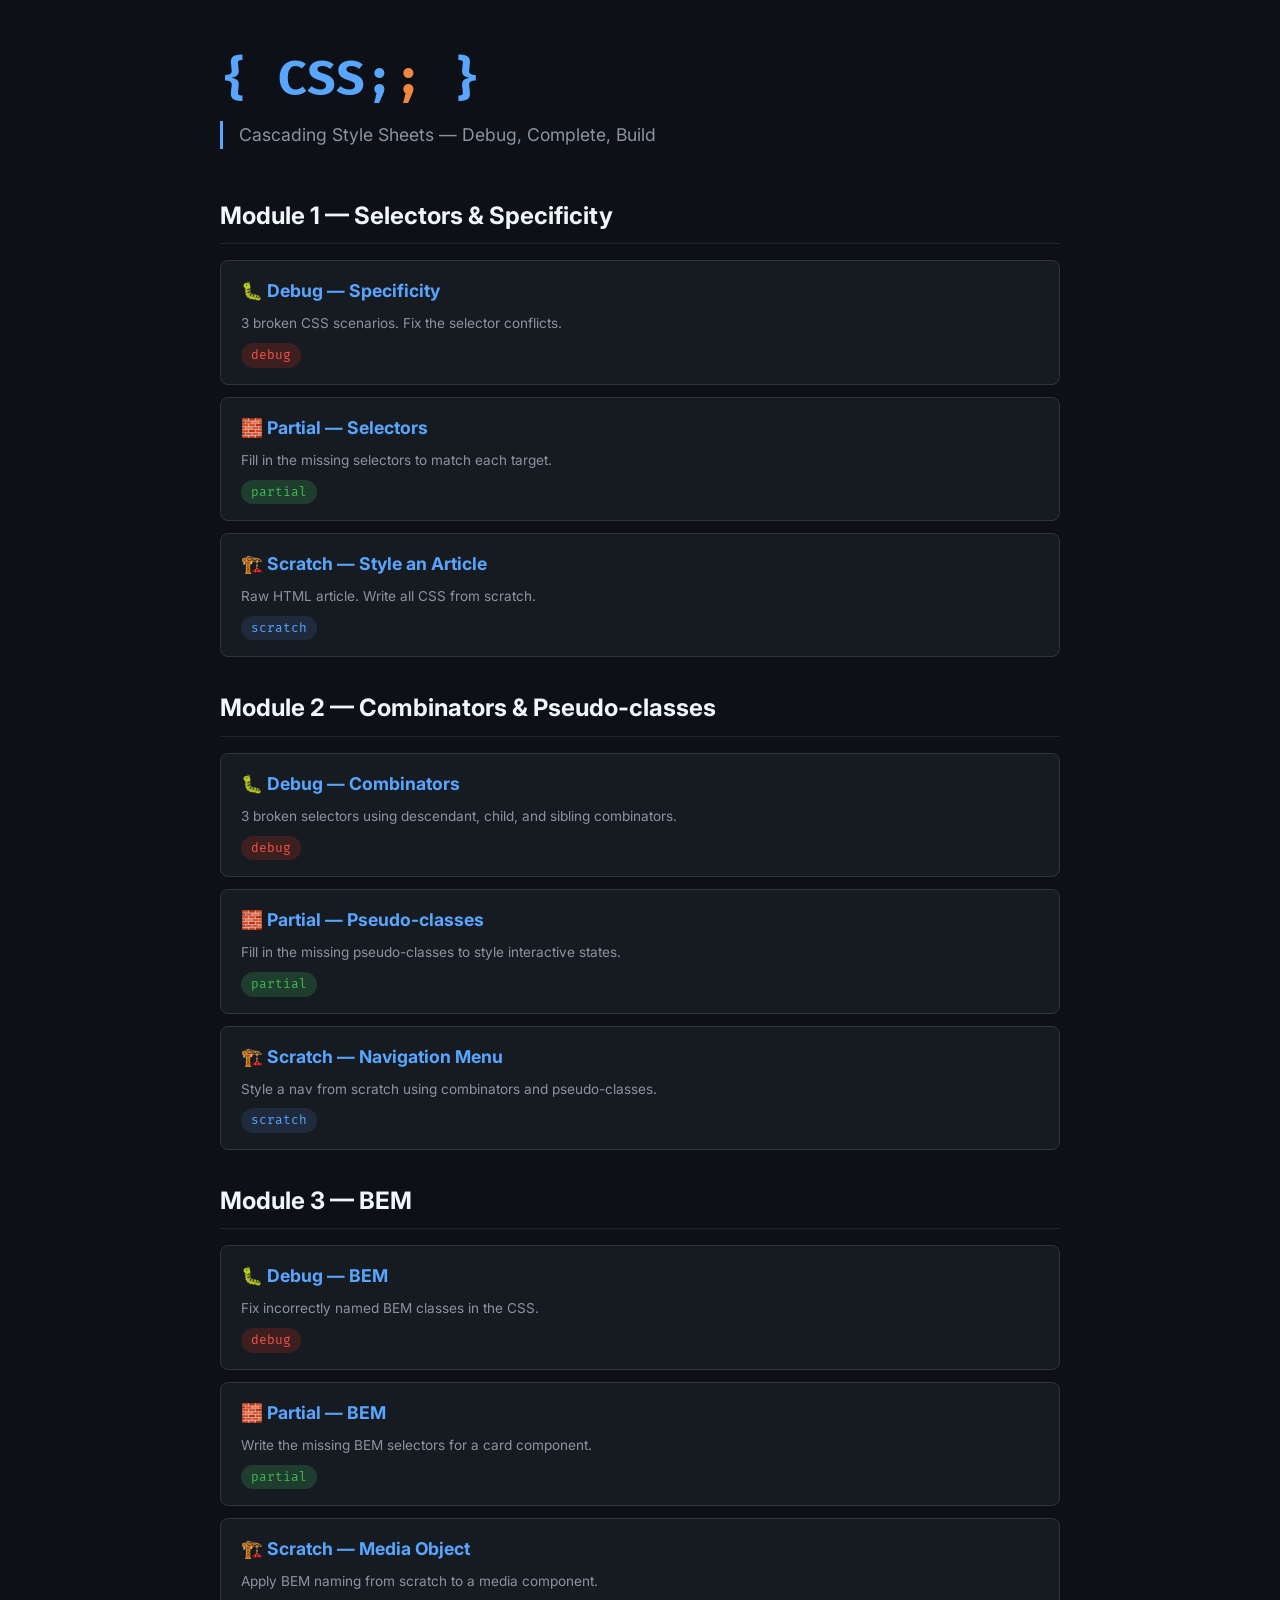
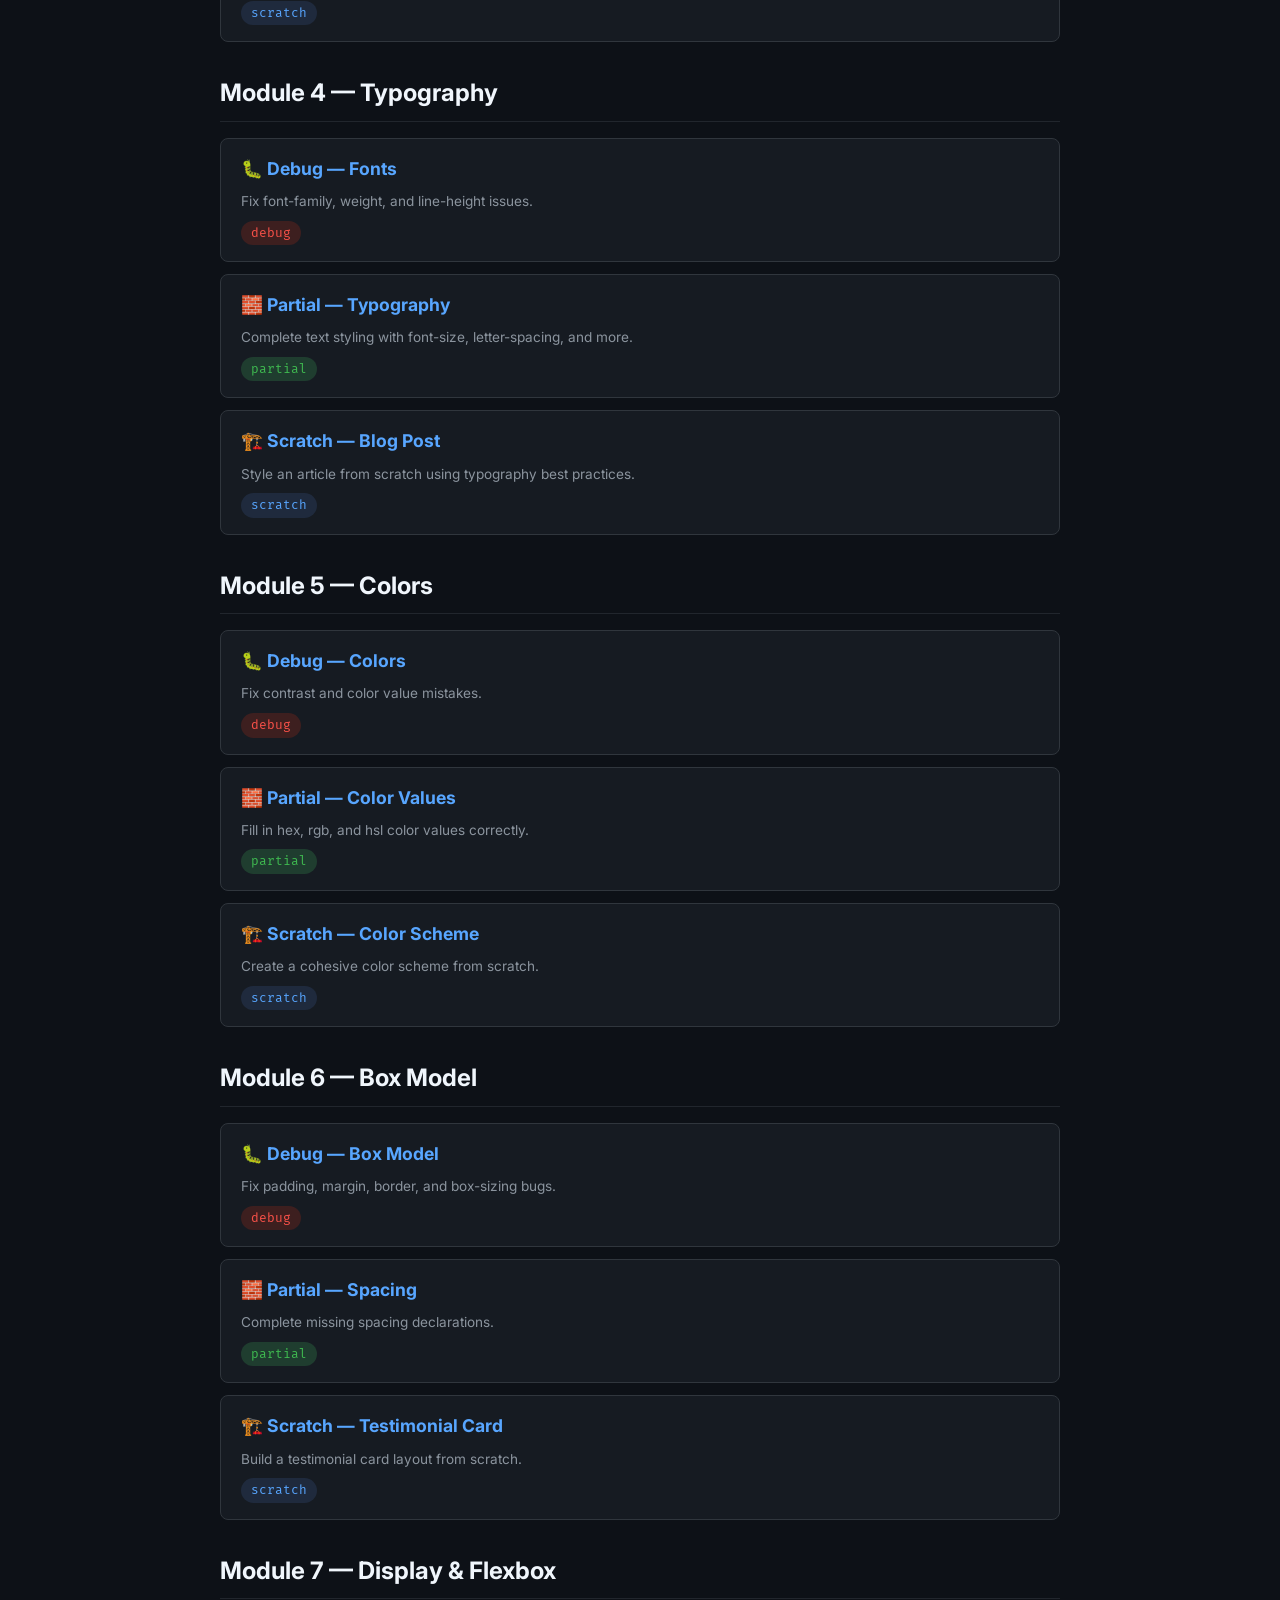
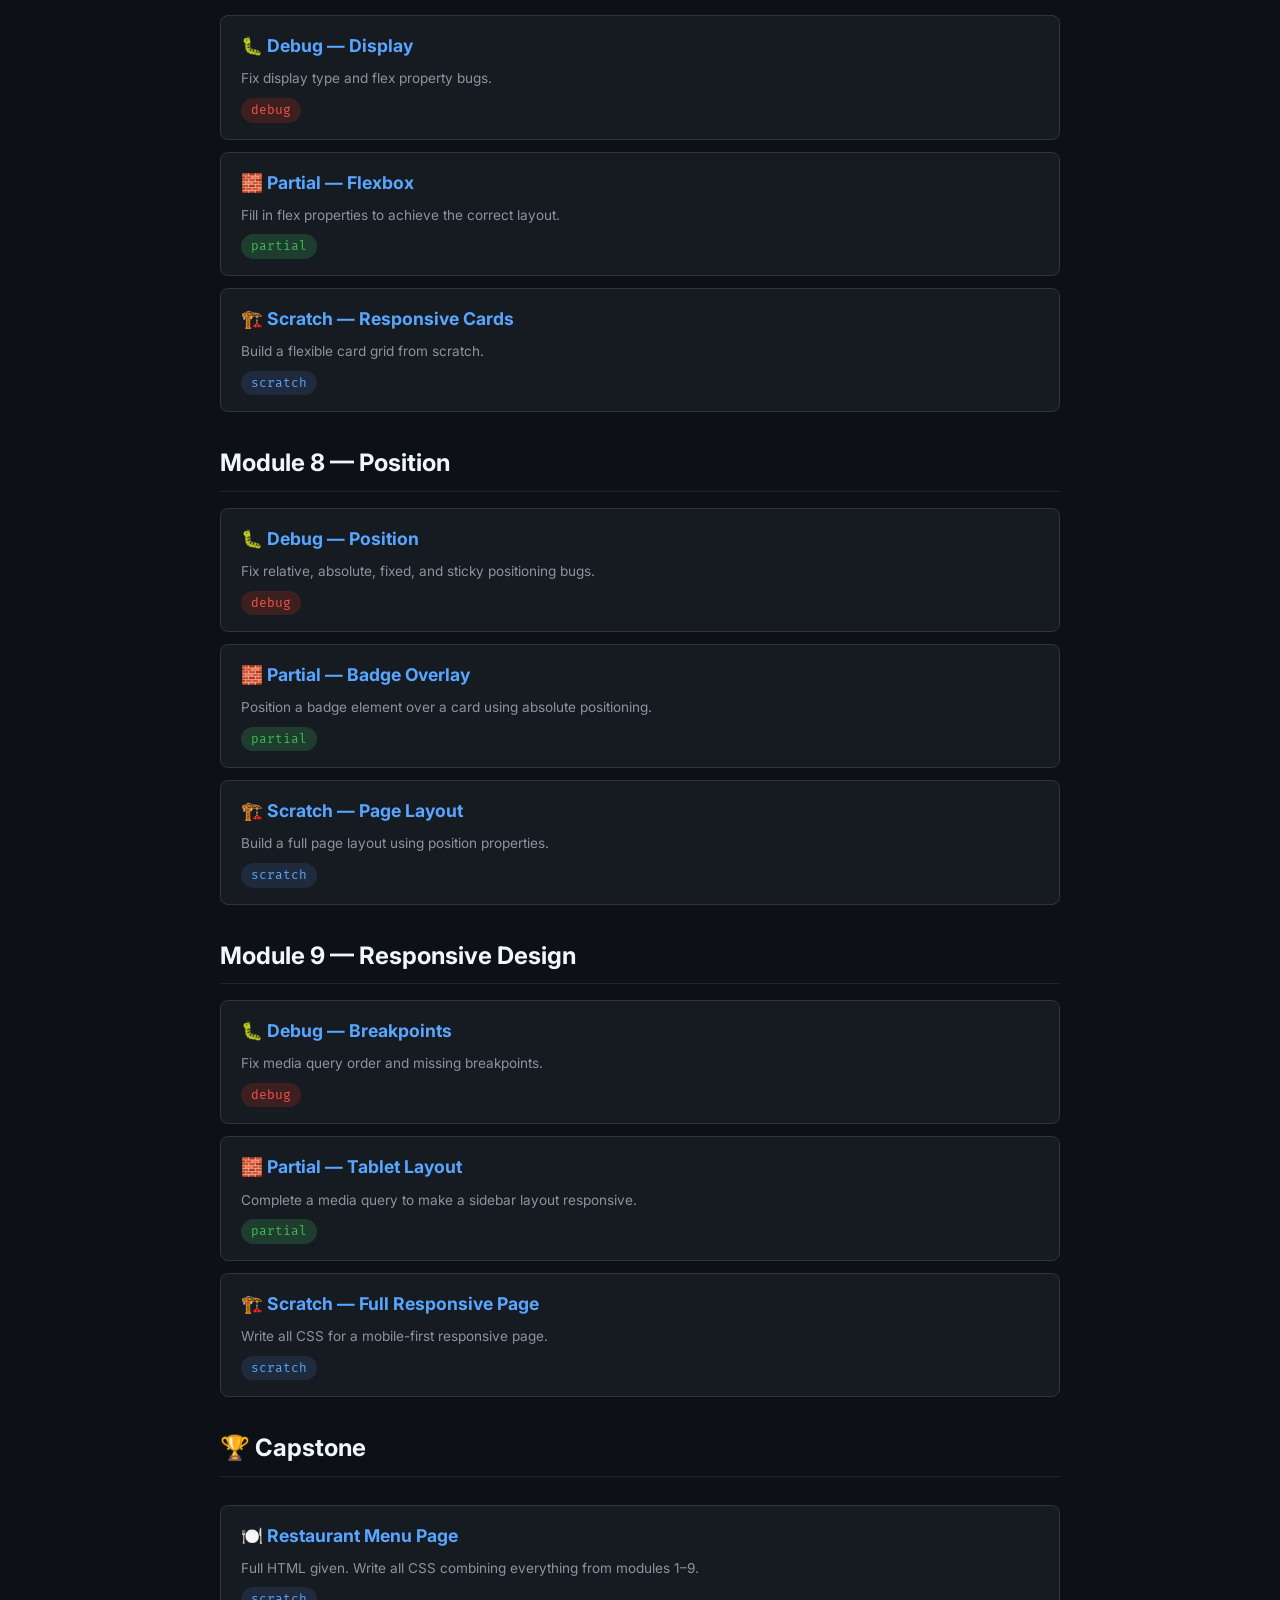
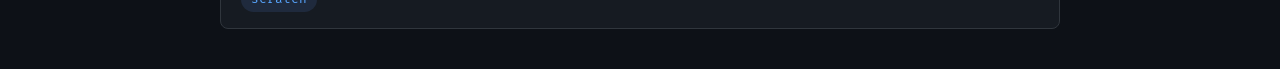
<file: index.html>
<!DOCTYPE html>
<html lang="en">
<head>
  <meta charset="UTF-8">
  <meta name="viewport" content="width=device-width, initial-scale=1.0">
  <title>{ CSS; } — Course Hub</title>
  <link rel="preconnect" href="https://fonts.googleapis.com">
  <link href="https://fonts.googleapis.com/css2?family=Fira+Mono:wght@500;700&family=Inter:wght@400;600;700&display=swap" rel="stylesheet">
  <style>
    * { margin: 0; padding: 0; box-sizing: border-box; }
    body { font-family: 'Inter', sans-serif; background: #0d1117; color: #e6edf3; line-height: 1.6; padding: 40px 24px; }
    .container { max-width: 840px; margin: 0 auto; }
    h1 { font-family: 'Fira Mono', monospace; font-size: 3rem; color: #58a6ff; margin-bottom: 4px; }
    h1 span { color: #f0883e; }
    .subtitle { color: #8b949e; font-size: 1.1rem; margin-bottom: 48px; border-left: 3px solid #58a6ff; padding-left: 16px; }
    h2 { font-size: 1.5rem; color: #f0f6fc; margin: 32px 0 16px; padding-bottom: 8px; border-bottom: 1px solid #21262d; }
    .module-grid { display: flex; flex-direction: column; gap: 12px; }
    .module { background: #161b22; border: 1px solid #30363d; border-radius: 8px; padding: 16px 20px; transition: border-color 0.2s; }
    .module:hover { border-color: #58a6ff; }
    .module h3 { font-size: 1.1rem; margin-bottom: 8px; }
    .module h3 a { color: #58a6ff; text-decoration: none; }
    .module h3 a:hover { text-decoration: underline; }
    .module .meta { font-size: 0.85rem; color: #8b949e; }
    .ex-list { display: flex; gap: 8px; flex-wrap: wrap; margin-top: 8px; }
    .ex-tag { font-family: 'Fira Mono', monospace; font-size: 0.8rem; padding: 2px 10px; border-radius: 20px; background: #21262d; color: #8b949e; }
    .ex-tag.debug { background: #3d1f1f; color: #f85149; }
    .ex-tag.partial { background: #1f3d2f; color: #3fb950; }
    .ex-tag.scratch { background: #1f2a3d; color: #58a6ff; }
    .capstone { margin-top: 12px; }
  </style>
</head>
<body>
  <div class="container">
    <h1>{ CSS;<span>;</span> }</h1>
    <div class="subtitle">Cascading Style Sheets — Debug, Complete, Build</div>

    <h2>Module 1 — Selectors &amp; Specificity</h2>
    <div class="module-grid">
      <div class="module">
        <h3><a href="exercises/module-01-selectors/exercise-specificity.html">🐛 Debug — Specificity</a></h3>
        <div class="meta">3 broken CSS scenarios. Fix the selector conflicts.</div>
        <div class="ex-list"><span class="ex-tag debug">debug</span></div>
      </div>
      <div class="module">
        <h3><a href="exercises/module-01-selectors/partial-selectors.html">🧱 Partial — Selectors</a></h3>
        <div class="meta">Fill in the missing selectors to match each target.</div>
        <div class="ex-list"><span class="ex-tag partial">partial</span></div>
      </div>
      <div class="module">
        <h3><a href="exercises/module-01-selectors/scratch-style-article.html">🏗️ Scratch — Style an Article</a></h3>
        <div class="meta">Raw HTML article. Write all CSS from scratch.</div>
        <div class="ex-list"><span class="ex-tag scratch">scratch</span></div>
      </div>
    </div>

    <h2>Module 2 — Combinators &amp; Pseudo-classes</h2>
    <div class="module-grid">
      <div class="module">
        <h3><a href="exercises/module-02-combinators/exercise-combinators.html">🐛 Debug — Combinators</a></h3>
        <div class="meta">3 broken selectors using descendant, child, and sibling combinators.</div>
        <div class="ex-list"><span class="ex-tag debug">debug</span></div>
      </div>
      <div class="module">
        <h3><a href="exercises/module-02-combinators/partial-pseudo.html">🧱 Partial — Pseudo-classes</a></h3>
        <div class="meta">Fill in the missing pseudo-classes to style interactive states.</div>
        <div class="ex-list"><span class="ex-tag partial">partial</span></div>
      </div>
      <div class="module">
        <h3><a href="exercises/module-02-combinators/scratch-menu.html">🏗️ Scratch — Navigation Menu</a></h3>
        <div class="meta">Style a nav from scratch using combinators and pseudo-classes.</div>
        <div class="ex-list"><span class="ex-tag scratch">scratch</span></div>
      </div>
    </div>

    <h2>Module 3 — BEM</h2>
    <div class="module-grid">
      <div class="module">
        <h3><a href="exercises/module-03-bem/exercise-bem.html">🐛 Debug — BEM</a></h3>
        <div class="meta">Fix incorrectly named BEM classes in the CSS.</div>
        <div class="ex-list"><span class="ex-tag debug">debug</span></div>
      </div>
      <div class="module">
        <h3><a href="exercises/module-03-bem/partial-bem.html">🧱 Partial — BEM</a></h3>
        <div class="meta">Write the missing BEM selectors for a card component.</div>
        <div class="ex-list"><span class="ex-tag partial">partial</span></div>
      </div>
      <div class="module">
        <h3><a href="exercises/module-03-bem/scratch-bem.html">🏗️ Scratch — Media Object</a></h3>
        <div class="meta">Apply BEM naming from scratch to a media component.</div>
        <div class="ex-list"><span class="ex-tag scratch">scratch</span></div>
      </div>
    </div>

    <h2>Module 4 — Typography</h2>
    <div class="module-grid">
      <div class="module">
        <h3><a href="exercises/module-04-typography/exercise-font.html">🐛 Debug — Fonts</a></h3>
        <div class="meta">Fix font-family, weight, and line-height issues.</div>
        <div class="ex-list"><span class="ex-tag debug">debug</span></div>
      </div>
      <div class="module">
        <h3><a href="exercises/module-04-typography/partial-typography.html">🧱 Partial — Typography</a></h3>
        <div class="meta">Complete text styling with font-size, letter-spacing, and more.</div>
        <div class="ex-list"><span class="ex-tag partial">partial</span></div>
      </div>
      <div class="module">
        <h3><a href="exercises/module-04-typography/scratch-blog-post.html">🏗️ Scratch — Blog Post</a></h3>
        <div class="meta">Style an article from scratch using typography best practices.</div>
        <div class="ex-list"><span class="ex-tag scratch">scratch</span></div>
      </div>
    </div>

    <h2>Module 5 — Colors</h2>
    <div class="module-grid">
      <div class="module">
        <h3><a href="exercises/module-05-colors/exercise-color.html">🐛 Debug — Colors</a></h3>
        <div class="meta">Fix contrast and color value mistakes.</div>
        <div class="ex-list"><span class="ex-tag debug">debug</span></div>
      </div>
      <div class="module">
        <h3><a href="exercises/module-05-colors/partial-color-values.html">🧱 Partial — Color Values</a></h3>
        <div class="meta">Fill in hex, rgb, and hsl color values correctly.</div>
        <div class="ex-list"><span class="ex-tag partial">partial</span></div>
      </div>
      <div class="module">
        <h3><a href="exercises/module-05-colors/scratch-color-scheme.html">🏗️ Scratch — Color Scheme</a></h3>
        <div class="meta">Create a cohesive color scheme from scratch.</div>
        <div class="ex-list"><span class="ex-tag scratch">scratch</span></div>
      </div>
    </div>

    <h2>Module 6 — Box Model</h2>
    <div class="module-grid">
      <div class="module">
        <h3><a href="exercises/module-06-box-model/exercise-box.html">🐛 Debug — Box Model</a></h3>
        <div class="meta">Fix padding, margin, border, and box-sizing bugs.</div>
        <div class="ex-list"><span class="ex-tag debug">debug</span></div>
      </div>
      <div class="module">
        <h3><a href="exercises/module-06-box-model/partial-spacing.html">🧱 Partial — Spacing</a></h3>
        <div class="meta">Complete missing spacing declarations.</div>
        <div class="ex-list"><span class="ex-tag partial">partial</span></div>
      </div>
      <div class="module">
        <h3><a href="exercises/module-06-box-model/scratch-testimonial.html">🏗️ Scratch — Testimonial Card</a></h3>
        <div class="meta">Build a testimonial card layout from scratch.</div>
        <div class="ex-list"><span class="ex-tag scratch">scratch</span></div>
      </div>
    </div>

    <h2>Module 7 — Display &amp; Flexbox</h2>
    <div class="module-grid">
      <div class="module">
        <h3><a href="exercises/module-07-display-flexbox/exercise-display.html">🐛 Debug — Display</a></h3>
        <div class="meta">Fix display type and flex property bugs.</div>
        <div class="ex-list"><span class="ex-tag debug">debug</span></div>
      </div>
      <div class="module">
        <h3><a href="exercises/module-07-display-flexbox/partial-flexbox.html">🧱 Partial — Flexbox</a></h3>
        <div class="meta">Fill in flex properties to achieve the correct layout.</div>
        <div class="ex-list"><span class="ex-tag partial">partial</span></div>
      </div>
      <div class="module">
        <h3><a href="exercises/module-07-display-flexbox/scratch-responsive-cards.html">🏗️ Scratch — Responsive Cards</a></h3>
        <div class="meta">Build a flexible card grid from scratch.</div>
        <div class="ex-list"><span class="ex-tag scratch">scratch</span></div>
      </div>
    </div>

    <h2>Module 8 — Position</h2>
    <div class="module-grid">
      <div class="module">
        <h3><a href="exercises/module-08-position/exercise-position.html">🐛 Debug — Position</a></h3>
        <div class="meta">Fix relative, absolute, fixed, and sticky positioning bugs.</div>
        <div class="ex-list"><span class="ex-tag debug">debug</span></div>
      </div>
      <div class="module">
        <h3><a href="exercises/module-08-position/partial-badge.html">🧱 Partial — Badge Overlay</a></h3>
        <div class="meta">Position a badge element over a card using absolute positioning.</div>
        <div class="ex-list"><span class="ex-tag partial">partial</span></div>
      </div>
      <div class="module">
        <h3><a href="exercises/module-08-position/scratch-page-layout.html">🏗️ Scratch — Page Layout</a></h3>
        <div class="meta">Build a full page layout using position properties.</div>
        <div class="ex-list"><span class="ex-tag scratch">scratch</span></div>
      </div>
    </div>

    <h2>Module 9 — Responsive Design</h2>
    <div class="module-grid">
      <div class="module">
        <h3><a href="exercises/module-09-responsive/exercise-breakpoints.html">🐛 Debug — Breakpoints</a></h3>
        <div class="meta">Fix media query order and missing breakpoints.</div>
        <div class="ex-list"><span class="ex-tag debug">debug</span></div>
      </div>
      <div class="module">
        <h3><a href="exercises/module-09-responsive/partial-tablet.html">🧱 Partial — Tablet Layout</a></h3>
        <div class="meta">Complete a media query to make a sidebar layout responsive.</div>
        <div class="ex-list"><span class="ex-tag partial">partial</span></div>
      </div>
      <div class="module">
        <h3><a href="exercises/module-09-responsive/scratch-full-responsive.css">🏗️ Scratch — Full Responsive Page</a></h3>
        <div class="meta">Write all CSS for a mobile-first responsive page.</div>
        <div class="ex-list"><span class="ex-tag scratch">scratch</span></div>
      </div>
    </div>

    <h2>🏆 Capstone</h2>
    <div class="module-grid">
      <div class="module capstone">
        <h3><a href="exercises/capstone-restaurant/index.html">🍽️ Restaurant Menu Page</a></h3>
        <div class="meta">Full HTML given. Write all CSS combining everything from modules 1–9.</div>
        <div class="ex-list"><span class="ex-tag scratch">scratch</span></div>
      </div>
    </div>
  </div>
</body>
</html>
</file>
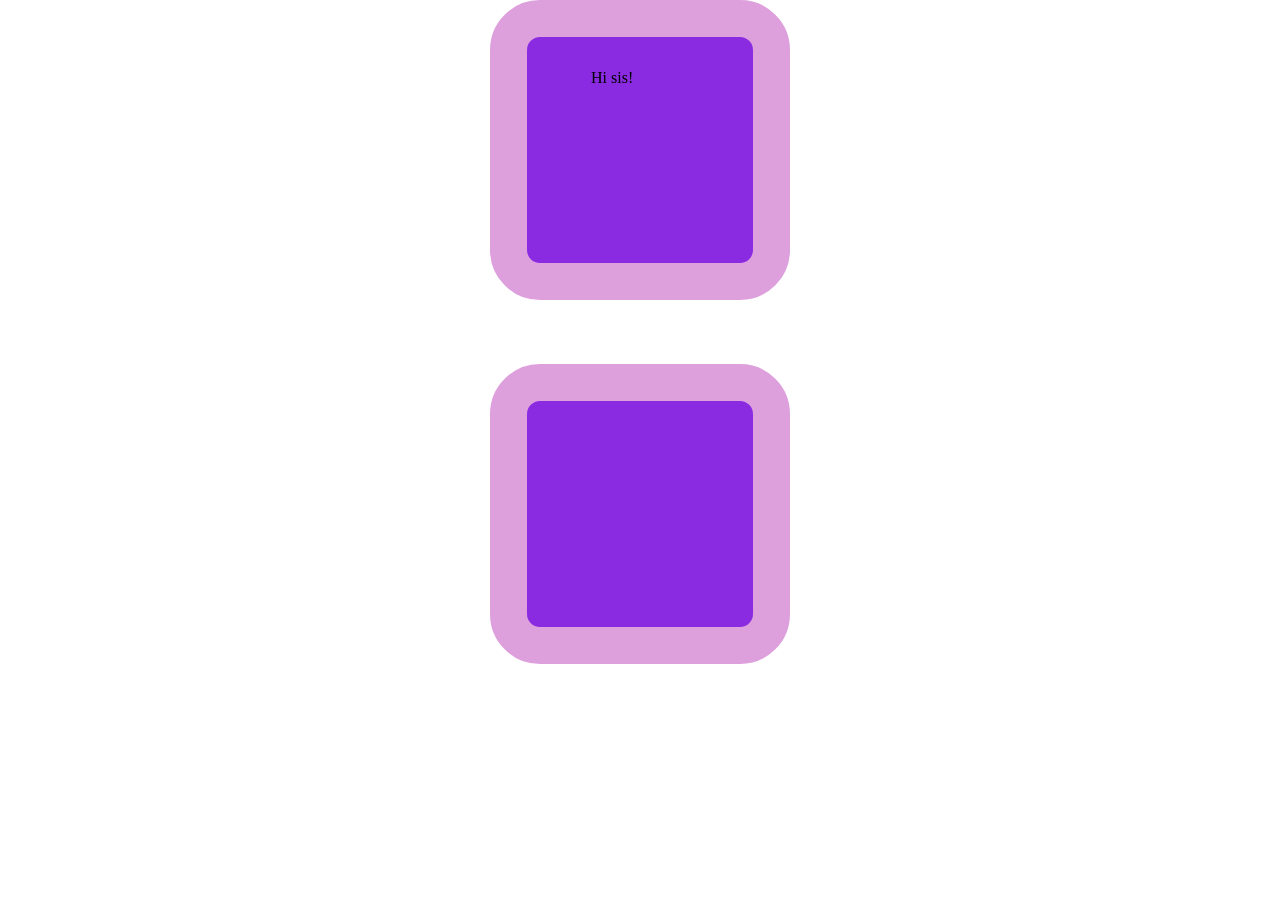
<file: boxmodel/index.html>
<!DOCTYPE html>
<html lang="en">
<head>
    <link rel="stylesheet"href="css.css">
    <meta charset="UTF-8">
    <meta name="viewport" content="width=device-width, initial-scale=1.0">
    <title>Document</title>
</head>
<body>
    <div style ="height: 300px; width: 300px; background-color: blueviolet;">
        Hi sis!
    </div>
    <div class="special"style ="height: 300px; width: 300px; background-color: blueviolet; margin-top: 64px;">
    </div>   
</body>
</html>
</file>
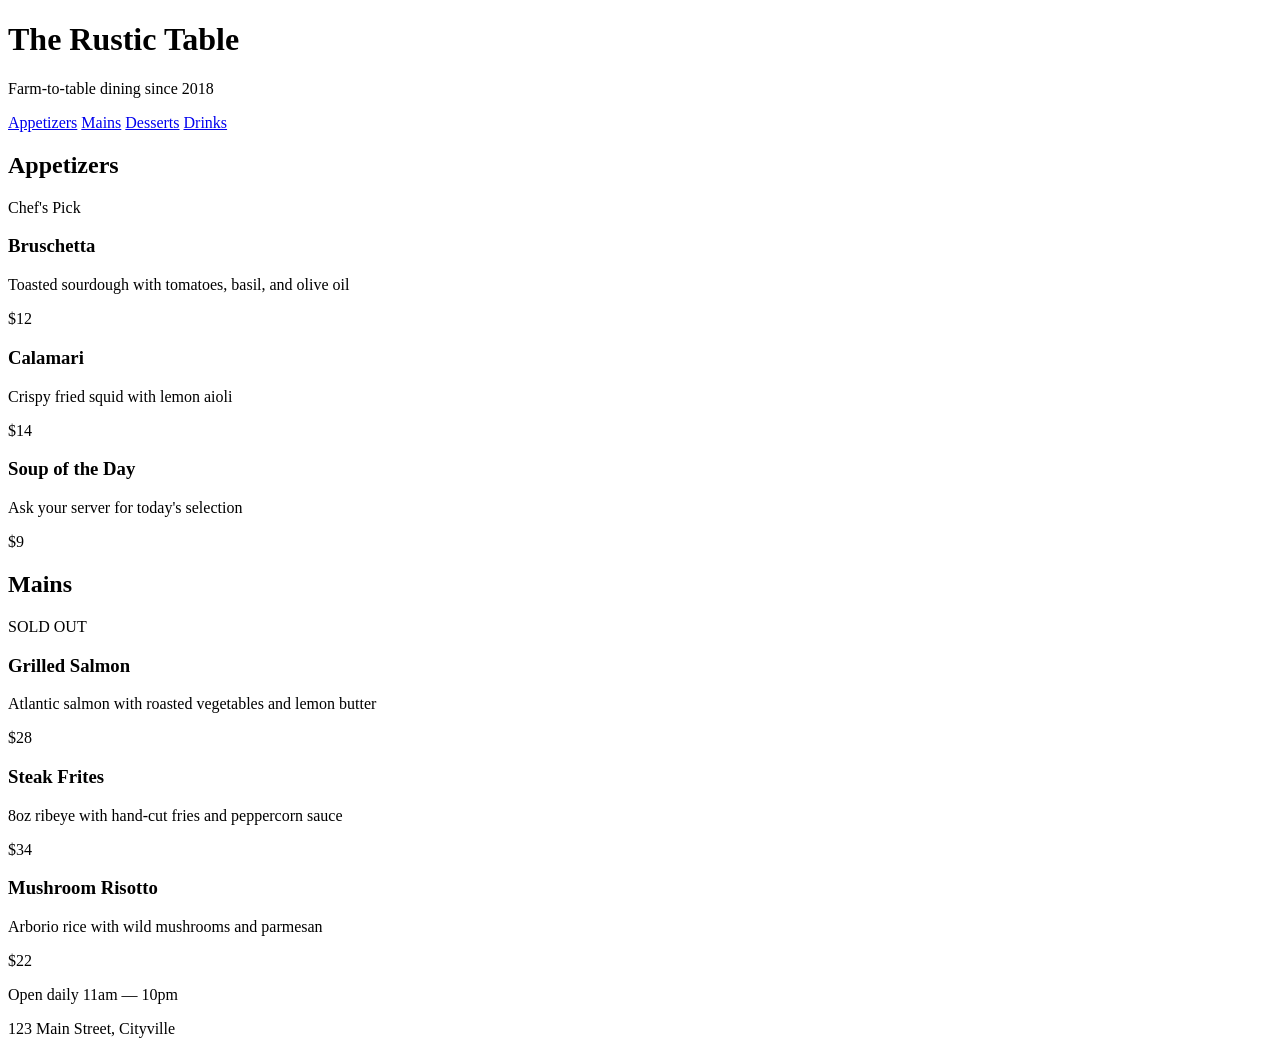
<file: exercises/capstone-restaurant/index.html>
<!DOCTYPE html>
<html lang="en">
<head>
  <meta charset="UTF-8">
  <meta name="viewport" content="width=device-width, initial-scale=1.0">
  <title>🍽️ Restaurant Menu</title>
  <link rel="stylesheet" href="style.css">
</head>
<body>

  <header class="header">
    <h1 class="header__title">The Rustic Table</h1>
    <p class="header__subtitle">Farm-to-table dining since 2018</p>
  </header>

  <nav class="nav">
    <a href="#" class="nav__link">Appetizers</a>
    <a href="#" class="nav__link">Mains</a>
    <a href="#" class="nav__link">Desserts</a>
    <a href="#" class="nav__link">Drinks</a>
  </nav>

  <main class="menu">
    <section class="menu__section">
      <h2 class="menu__heading">Appetizers</h2>
      <div class="menu__grid">
        <div class="menu-item">
          <span class="menu-item__badge">Chef's Pick</span>
          <h3 class="menu-item__name">Bruschetta</h3>
          <p class="menu-item__desc">Toasted sourdough with tomatoes, basil, and olive oil</p>
          <span class="menu-item__price">$12</span>
        </div>
        <div class="menu-item">
          <h3 class="menu-item__name">Calamari</h3>
          <p class="menu-item__desc">Crispy fried squid with lemon aioli</p>
          <span class="menu-item__price">$14</span>
        </div>
        <div class="menu-item">
          <h3 class="menu-item__name">Soup of the Day</h3>
          <p class="menu-item__desc">Ask your server for today's selection</p>
          <span class="menu-item__price">$9</span>
        </div>
      </div>
    </section>

    <section class="menu__section">
      <h2 class="menu__heading">Mains</h2>
      <div class="menu__grid">
        <div class="menu-item">
          <span class="menu-item__badge menu-item__badge--sold">SOLD OUT</span>
          <h3 class="menu-item__name">Grilled Salmon</h3>
          <p class="menu-item__desc">Atlantic salmon with roasted vegetables and lemon butter</p>
          <span class="menu-item__price">$28</span>
        </div>
        <div class="menu-item">
          <h3 class="menu-item__name">Steak Frites</h3>
          <p class="menu-item__desc">8oz ribeye with hand-cut fries and peppercorn sauce</p>
          <span class="menu-item__price">$34</span>
        </div>
        <div class="menu-item">
          <h3 class="menu-item__name">Mushroom Risotto</h3>
          <p class="menu-item__desc">Arborio rice with wild mushrooms and parmesan</p>
          <span class="menu-item__price">$22</span>
        </div>
      </div>
    </section>
  </main>

  <footer class="footer">
    <p class="footer__text">Open daily 11am — 10pm</p>
    <p class="footer__text">123 Main Street, Cityville</p>
  </footer>

</body>
</html>
</file>
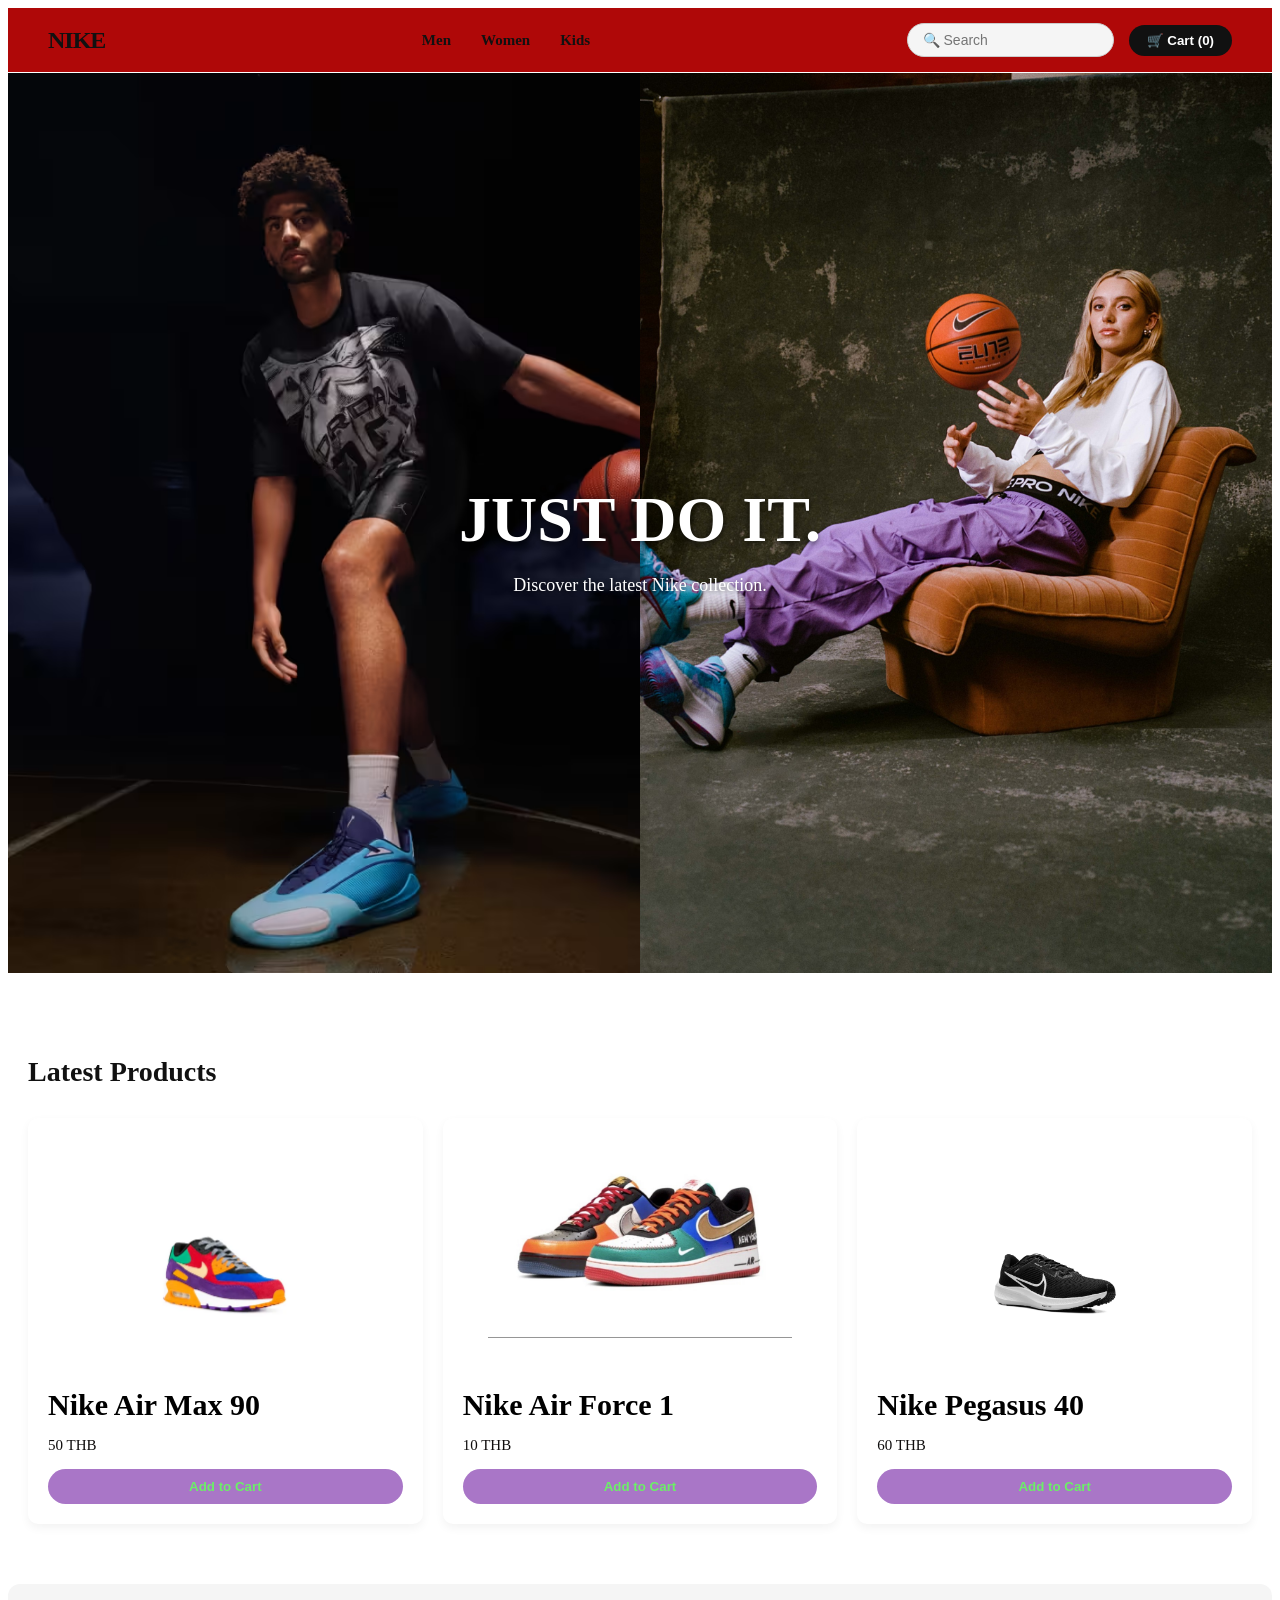
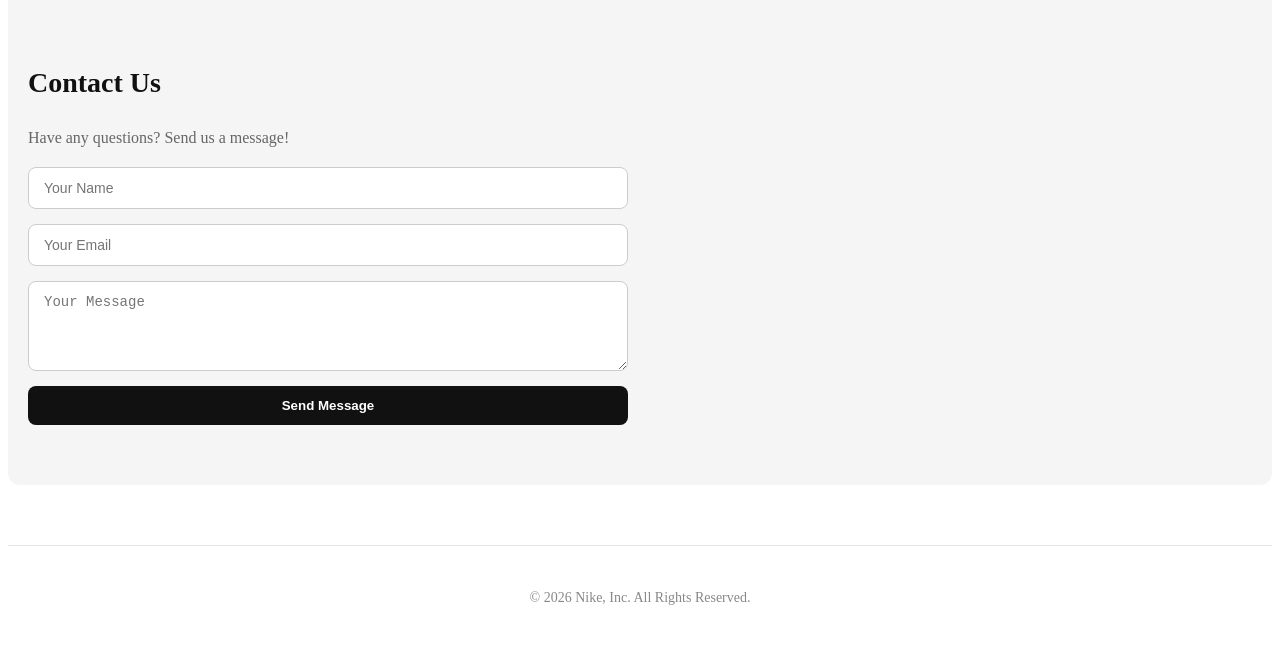
<file: test/exercise.html>
<!DOCTYPE html>
<html lang="en">
<head>
    <meta charset="UTF-8">
    <meta name="viewport" content="width=device-width, initial-scale=1.0">
    <title>NIKE</title>
    
    <!--เชื่อมไฟล์ไปที่ exercise.css-->
    <link rel="stylesheet" href="exercise.css">
</head>
<body>
    <header class="navbar">                                       <!--headerเป็น Semantic HTML(การเลือกใช้แท็ก) Element ใช้กำหนดส่วนหัวของหน้าเว็บ ทำให้ Browser และ Search Engine เข้าใจโครงสร้างของเว็บไซต์ ส่วน class=\"navbar\" เป็นการกำหนดชื่อคลาสให้ Element เพื่อให้ CSS และ JavaScript สามารถเลือก Element นี้ไปแต่งให้สวยๆ -->
      <div class="logo">NIKE</div>                                <!--สร้างกล่อง <div> โดยตั้งชื่อคลาสว่าโลโก้ ส่วน NIKE เป็นข้อความที่อยู่ในกล่องและจะแสดงข้อความนี้อยู่บนหน้าเว็บ-->
      <nav>                                                       <!--nav เป็นตัวนำทาง-->
        <a href="https://www.nike.com/th/men">Men</a>               <!--<a>=ใช้สร้างลิงค์,href=เป็น Attributeของอท็ก <a> ใช้กำหนดปลายทางของลิงก์,Men คือ text content ที่ผู้ใช้จะเห็น-->
        <a href="https://www.nike.com/th/women">Women</a>
        <a href="https://www.nike.com/th/kids">Kids</a>
      </nav>
        <div class="nav-icons">                                   <!--สร้างกล่องสำหรับรวมไอคอนหรือปุ่มการใช้งาน เช่น Search และ Cart ตั้งชื่อคลาสว่า nav-icons เพื่อให้ CSS นำไปตกแต่ง-->
        <input type="text" placeholder="🔍 Search">                  <!--สร้างช่องกรอกข้อมูล (Input Field) สำหรับให้ผู้ใช้พิมพ์ข้อความ เช่น ช่องค้นหาสินค้าในเว็บ, Input =สร้างช่องรับข้อมูลจากผู้ใช้ เช่น ช่องค้นหา,กรอกชื่อ,กรอกอีเมล,กรอกรหัส-->
        <button class="cart-btn">🛒 Cart (0)</button>             <!--สร้างปุ่มให้ผู้ใช้กดได้ เช่น ปุ่มซื้อสินค้า,ปุ่มสมัครสมาชิก-->
        </div>
    </header>
    <main>                                                        <!--คือเนื้อหาหลักของหน้าเว็บ เช่น สินค้า,โปรโมชั่น,บทความ,รูป Banner ใหญ่ๆ,หมวดหมู่-->
      <div class="container">                                     <!--สร้างกล่องโดยตั้งคลาสว่า container(สิ่งที่บรรจุ,ภาชนะ) กล่องที่ใช้ครอบเนื้อหา เพื่อควบคุมขนาดและตำแหน่ง-->
         <section class="hero">                                   <!--section ใช้แบ่งเนื้อหาออกเป็นแต่ละส่วนของหน้าเว็บSemantic HTML class="hero" ใช้ตั้งชื่อคลาสว่า hero เพื่อให้ CSSเลือก Element นี้ไปใช้งานได้-->
            <img src="nike.jpg" alt="Nike Collection">
            <img src="nikegirl.jpg" alt="Nike girl">
             
            <div class="hero-content">
            <h1>JUST DO IT.</h1>
            <p>Discover the latest Nike collection.</p>
            </div>
         </section>
          
        
                <!--สินค้า-->
          <section id="products" class="product-section">
            <h2 class="section-title">Latest Products</h2>
            
            <div class="product-grid">
               <!-- สินค้าที่ 1 -->
               <div class="product-card">
                  <img src="Nike Air Max 90.webp" alt="Nike Air Max">
                  <div class="product-info">
                     <h3>Nike Air Max 90</h3>
                     <p class="price">50 THB</p>
                     <button class="buy-btn">Add to Cart</button>
                  </div>
               </div>

               <!-- สินค้าที่ 2 -->
               <div class="product-card">
                  <img src="Nike Air Force.webp" alt="Nike Air Force 1">
                  <div class="product-info">
                     <h3>Nike Air Force 1</h3>
                     <p class="price">10 THB</p>
                     <button class="buy-btn">Add to Cart</button>
                  </div>
               </div>

               <!-- สินค้าที่ 3 -->
               <div class="product-card">
                  <img src="Nike Pegasus 40.webp" alt="Nike Pegasus">
                  <div class="product-info">
                     <h3>Nike Pegasus 40</h3>
                     <p class="price">60 THB</p>
                     <button class="buy-btn">Add to Cart</button>
                  </div>
               </div>
            </div>
         </section>   
   

                <!--ติดต่อเรานะคะ-->
    <section id="contact" class="contact-section">
            <h2 class="section-title">Contact Us</h2>
            <p class="contact-desc">Have any questions? Send us a message!</p>
            
            <form class="contact-form">
               <input type="text" placeholder="Your Name" required>
               <input type="email" placeholder="Your Email" required>
               <textarea placeholder="Your Message" rows="4" required></textarea>
               <button type="submit" class="send-btn">Send Message</button>
            </form>
         </section>

      </div>
    </main>

    <!-- ส่วนท้ายเว็บ (Footer) -->
    <footer>
        <p>&copy; 2026 Nike, Inc. All Rights Reserved.</p>             <!--&copy; แสดงเครื่องหมายลิขสิทธิ์-->
    </footer>

</body>
</html>
</file>
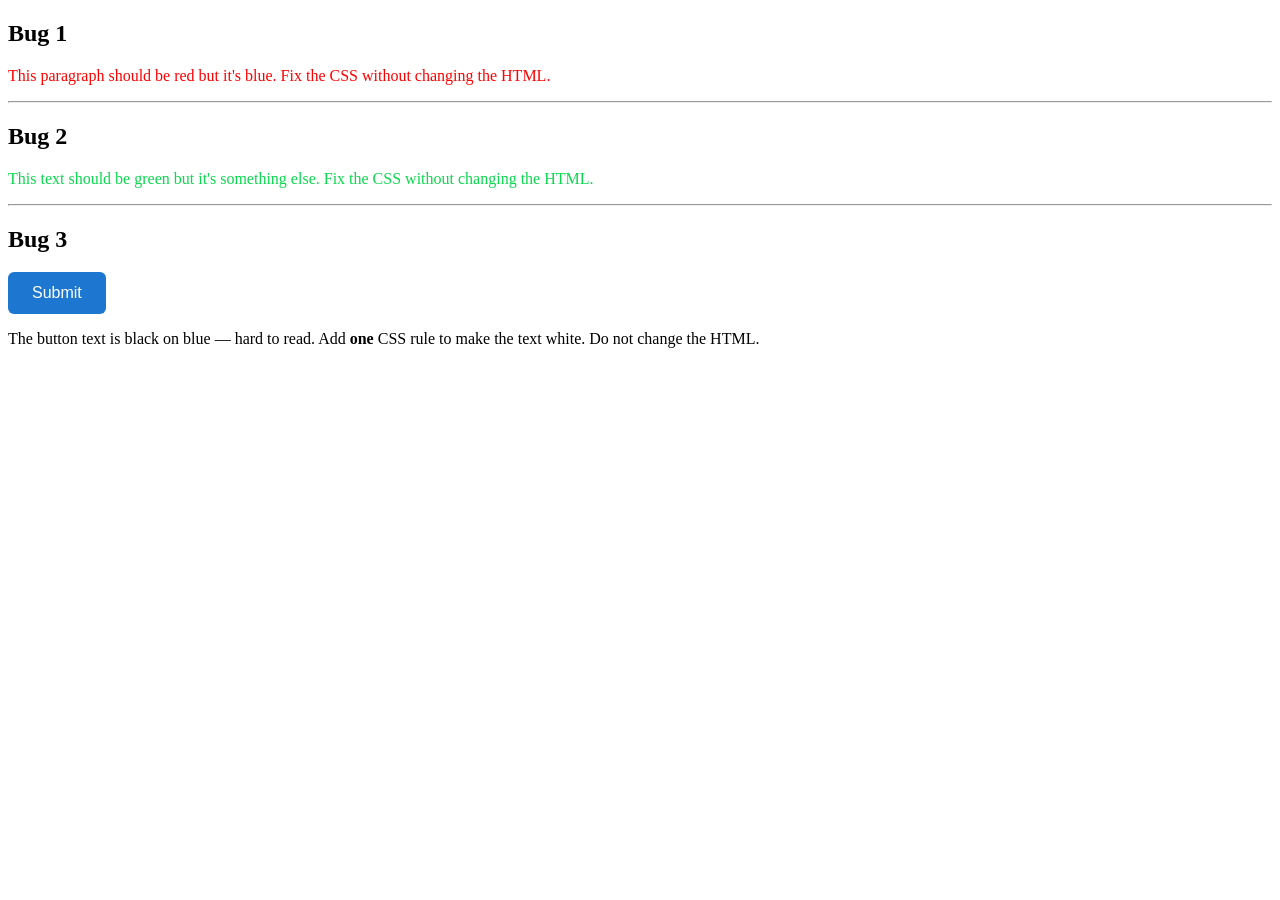
<file: exercises/module-01-selectors/exercise-specificity.html>
<!DOCTYPE html>
<html lang="en">
<head>
  <meta charset="UTF-8">
  <meta name="viewport" content="width=device-width, initial-scale=1.0">
  <title>Debug — Specificity</title>
  <link rel="stylesheet" href="exercise-specificity.css">
</head>
<body>

  <section class="exercise">
    <h2>Bug 1</h2>
    <p class="highlight">This paragraph should be red but it's blue. Fix the CSS without changing the HTML.</p>
  </section>

  <hr>

  <section class="exercise">
    <h2>Bug 2</h2>
    <div class="card">
      <p id="special">This text should be green but it's something else. Fix the CSS without changing the HTML.</p>
    </div>
  </section>

  <hr>

  <section class="exercise">
    <h2>Bug 3</h2>
    <button class="btn">Submit</button>
    <p>The button text is black on blue — hard to read. Add <strong>one</strong> CSS rule to make the text white. Do not change the HTML.</p>
  </section>

</body>
</html>
</file>
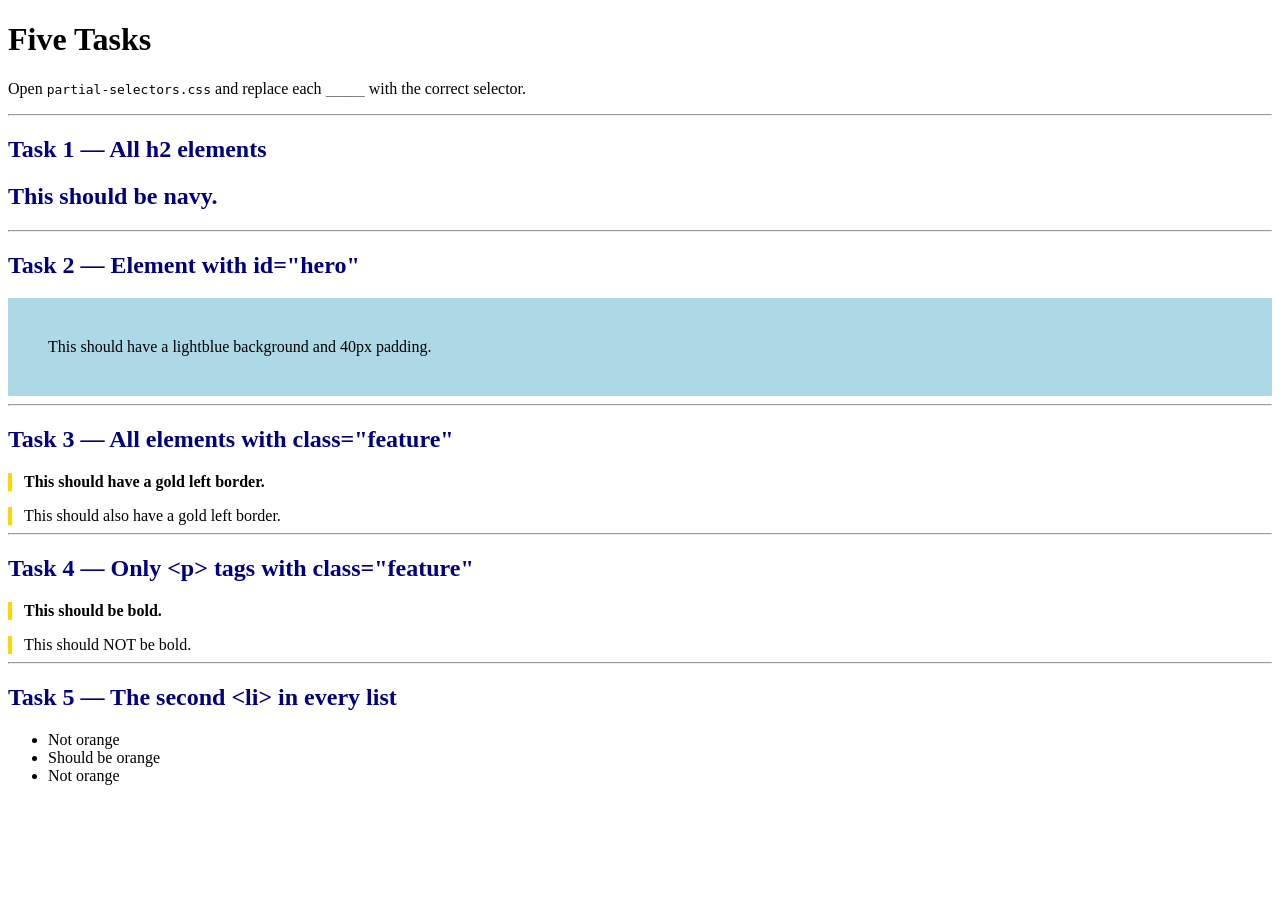
<file: exercises/module-01-selectors/partial-selectors.html>
<!DOCTYPE html>
<html lang="en">
<head>
  <meta charset="UTF-8">
  <meta name="viewport" content="width=device-width, initial-scale=1.0">
  <title>Partial — Selectors</title>
  <link rel="stylesheet" href="partial-selectors.css">
</head>
<body>

  <h1>Five Tasks</h1>
  <p>Open <code>partial-selectors.css</code> and replace each <code>_____</code> with the correct selector.</p>

  <hr>

  <h2>Task 1 — All h2 elements</h2>
  <h2>This should be navy.</h2>

  <hr>

  <h2>Task 2 — Element with id="hero"</h2>
  <div id="hero">This should have a lightblue background and 40px padding.</div>

  <hr>

  <h2>Task 3 — All elements with class="feature"</h2>
  <p class="feature">This should have a gold left border.</p>
  <div class="feature">This should also have a gold left border.</div>

  <hr>

  <h2>Task 4 — Only &lt;p&gt; tags with class="feature"</h2>
  <p class="feature">This should be bold.</p>
  <div class="feature">This should NOT be bold.</div>

  <hr>

  <h2>Task 5 — The second &lt;li&gt; in every list</h2>
  <ul>
    <li>Not orange</li>
    <li>Should be orange</li>
    <li>Not orange</li>
  </ul>

</body>
</html>
</file>
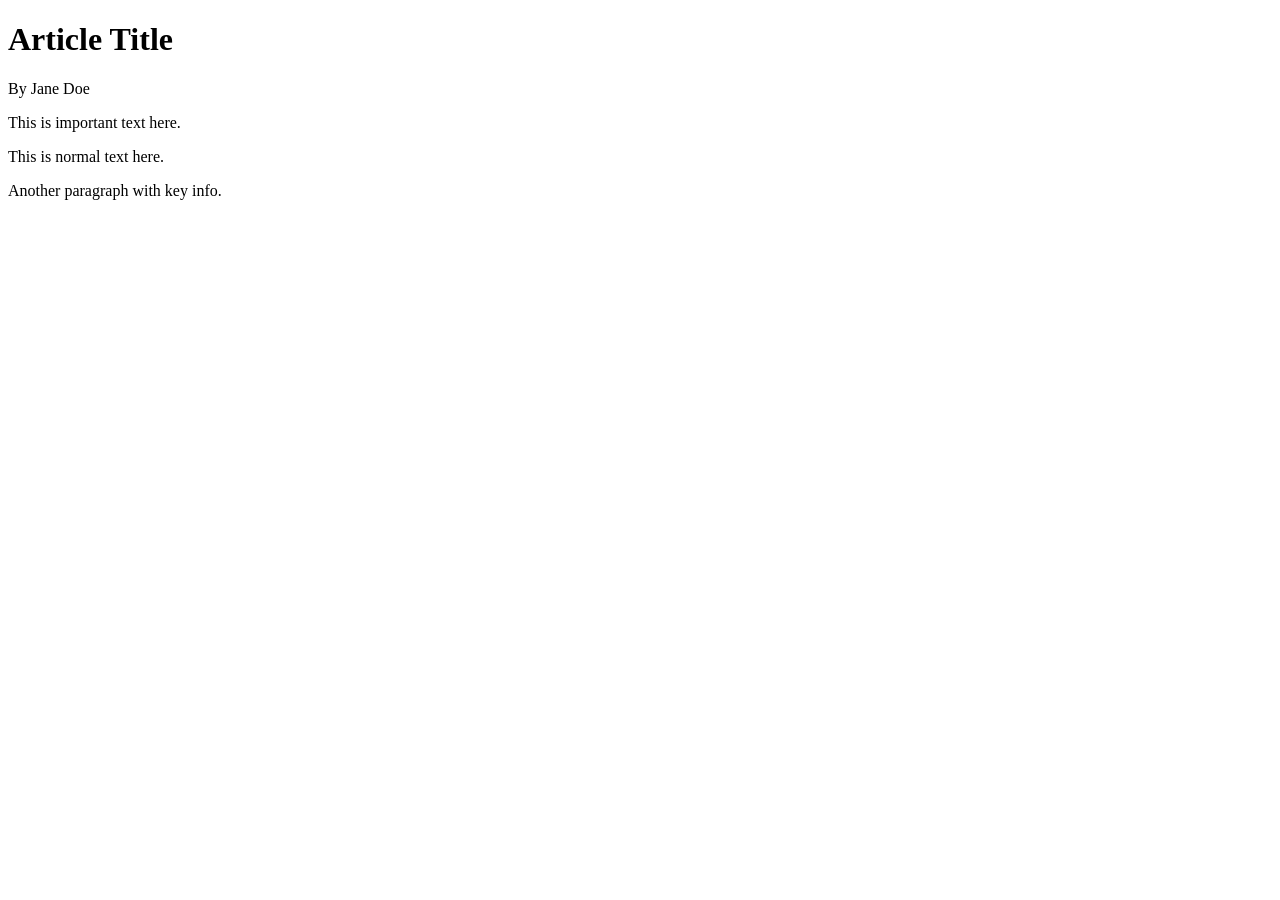
<file: exercises/module-01-selectors/scratch-style-article.html>
<!DOCTYPE html>
<html lang="en">
<head>
  <meta charset="UTF-8">
  <meta name="viewport" content="width=device-width, initial-scale=1.0">
  <title>Scratch — Style an Article</title>
  <link rel="stylesheet" href="scratch-style-article.css">
</head>
<body>
  <h1>Article Title</h1>
  <p id="author">By Jane Doe</p>
  <div class="content">
    <p>This is <span class="highlight">important</span> text here.</p>
    <p>This is <span>normal</span> text here.</p>
    <p>Another paragraph with <span class="highlight">key</span> info.</p>
  </div>
</body>
</html>
</file>
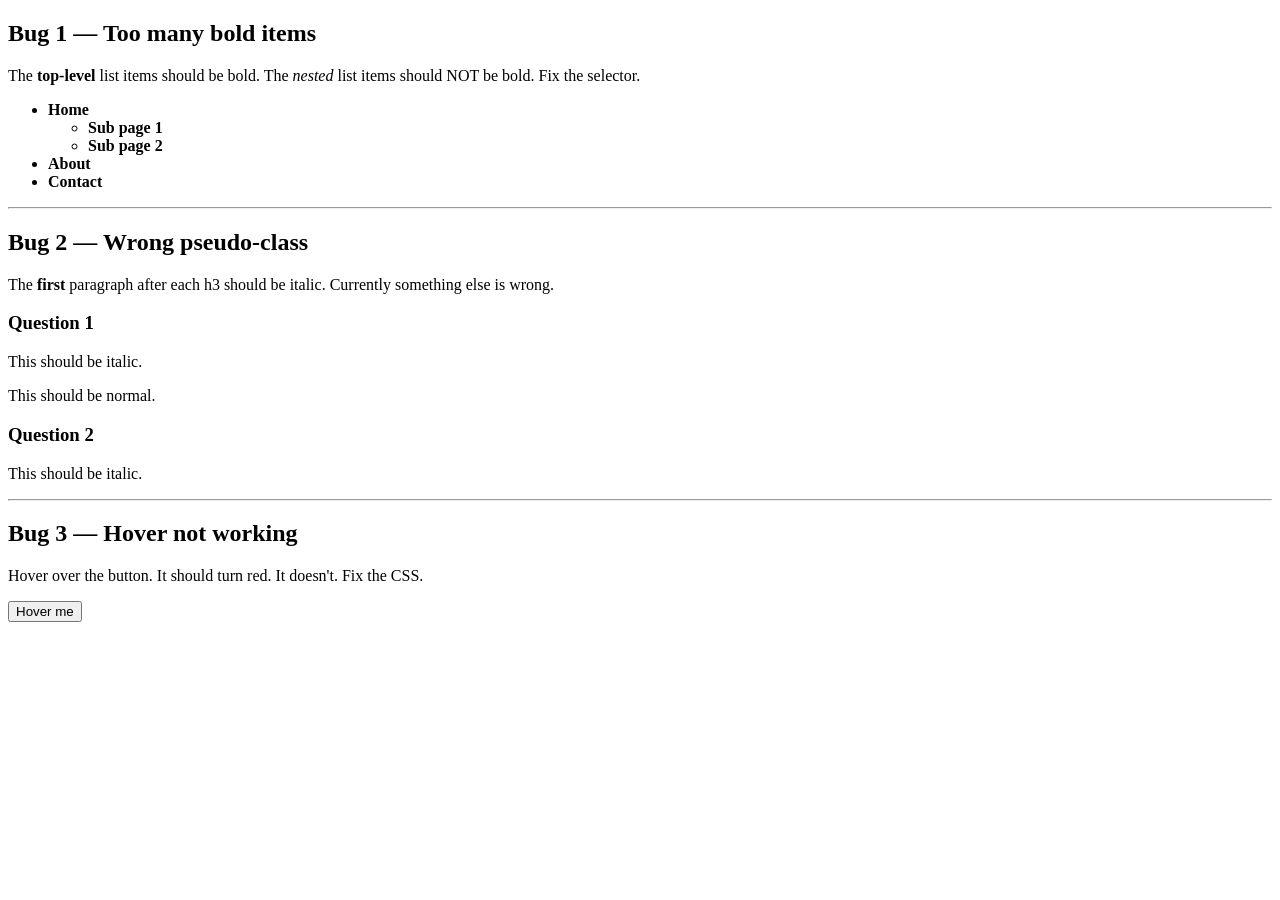
<file: exercises/module-02-combinators/exercise-combinators.html>
<!DOCTYPE html>
<html lang="en">
<head>
  <meta charset="UTF-8">
  <meta name="viewport" content="width=device-width, initial-scale=1.0">
  <title>Debug — Combinators</title>
  <link rel="stylesheet" href="exercise-combinators.css">
</head>
<body>

  <section class="exercise">
    <h2>Bug 1 — Too many bold items</h2>
    <p>The <strong>top-level</strong> list items should be bold. The <em>nested</em> list items should NOT be bold. Fix the selector.</p>
    <ul class="nav">
      <li>Home
        <ul>
          <li>Sub page 1</li>
          <li>Sub page 2</li>
        </ul>
      </li>
      <li>About</li>
      <li>Contact</li>
    </ul>
  </section>

  <hr>

  <section class="exercise">
    <h2>Bug 2 — Wrong pseudo-class</h2>
    <p>The <strong>first</strong> paragraph after each h3 should be italic. Currently something else is wrong.</p>
    <div class="faq">
      <h3>Question 1</h3>
      <p>This should be italic.</p>
      <p>This should be normal.</p>
      <h3>Question 2</h3>
      <p>This should be italic.</p>
    </div>
  </section>

  <hr>

  <section class="exercise">
    <h2>Bug 3 — Hover not working</h2>
    <p>Hover over the button. It should turn red. It doesn't. Fix the CSS.</p>
    <button class="btn-hover">Hover me</button>
  </section>

</body>
</html>
</file>
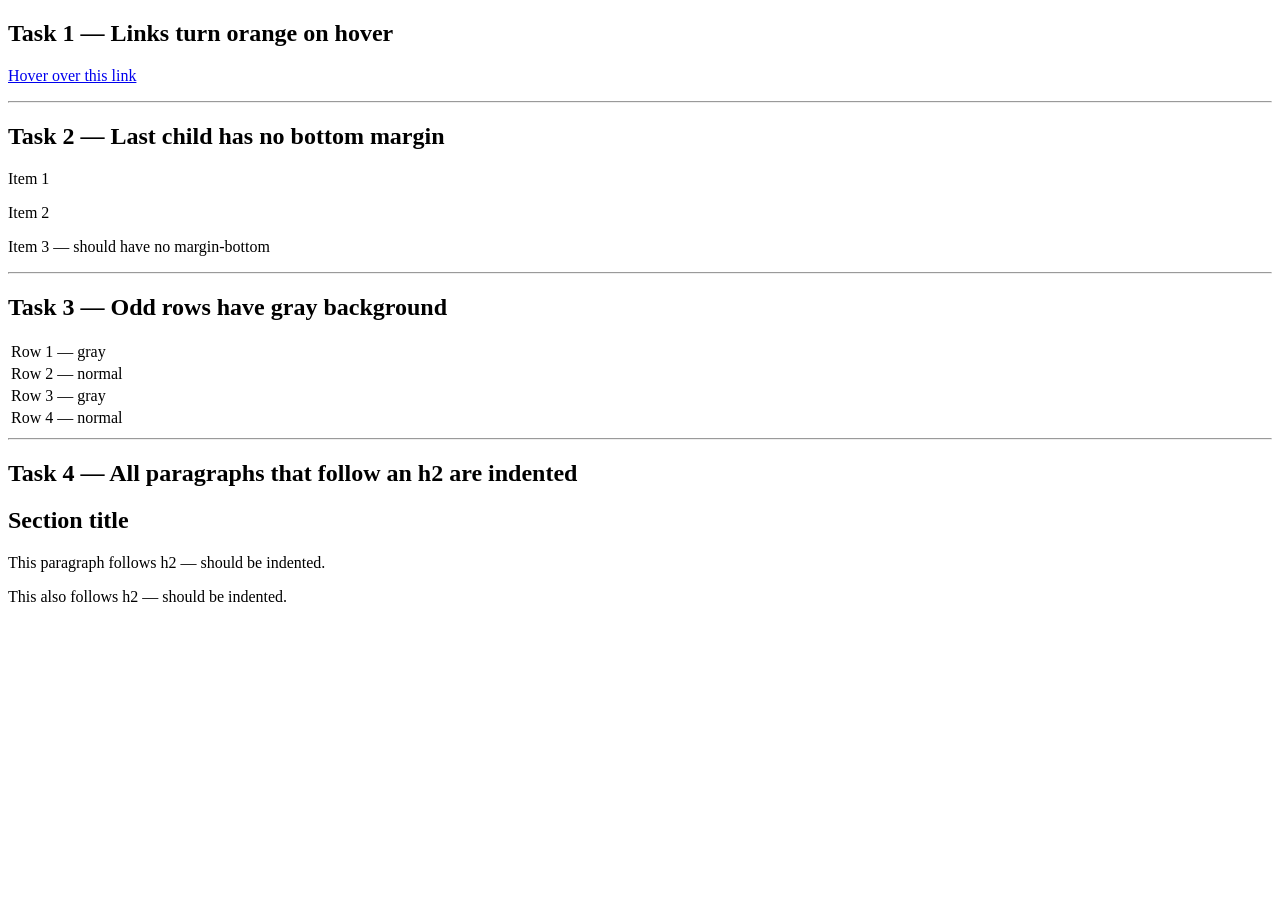
<file: exercises/module-02-combinators/partial-pseudo.html>
<!DOCTYPE html>
<html lang="en">
<head>
  <meta charset="UTF-8">
  <meta name="viewport" content="width=device-width, initial-scale=1.0">
  <title>Partial — Pseudo-classes</title>
  <link rel="stylesheet" href="partial-pseudo.css">
</head>
<body>

  <h2>Task 1 — Links turn orange on hover</h2>
  <p><a href="#">Hover over this link</a></p>

  <hr>

  <h2>Task 2 — Last child has no bottom margin</h2>
  <div class="list">
    <p>Item 1</p>
    <p>Item 2</p>
    <p>Item 3 — should have no margin-bottom</p>
  </div>

  <hr>

  <h2>Task 3 — Odd rows have gray background</h2>
  <table>
    <tr><td>Row 1 — gray</td></tr>
    <tr><td>Row 2 — normal</td></tr>
    <tr><td>Row 3 — gray</td></tr>
    <tr><td>Row 4 — normal</td></tr>
  </table>

  <hr>

  <h2>Task 4 — All paragraphs that follow an h2 are indented</h2>
  <h2>Section title</h2>
  <p>This paragraph follows h2 — should be indented.</p>
  <p>This also follows h2 — should be indented.</p>

</body>
</html>
</file>
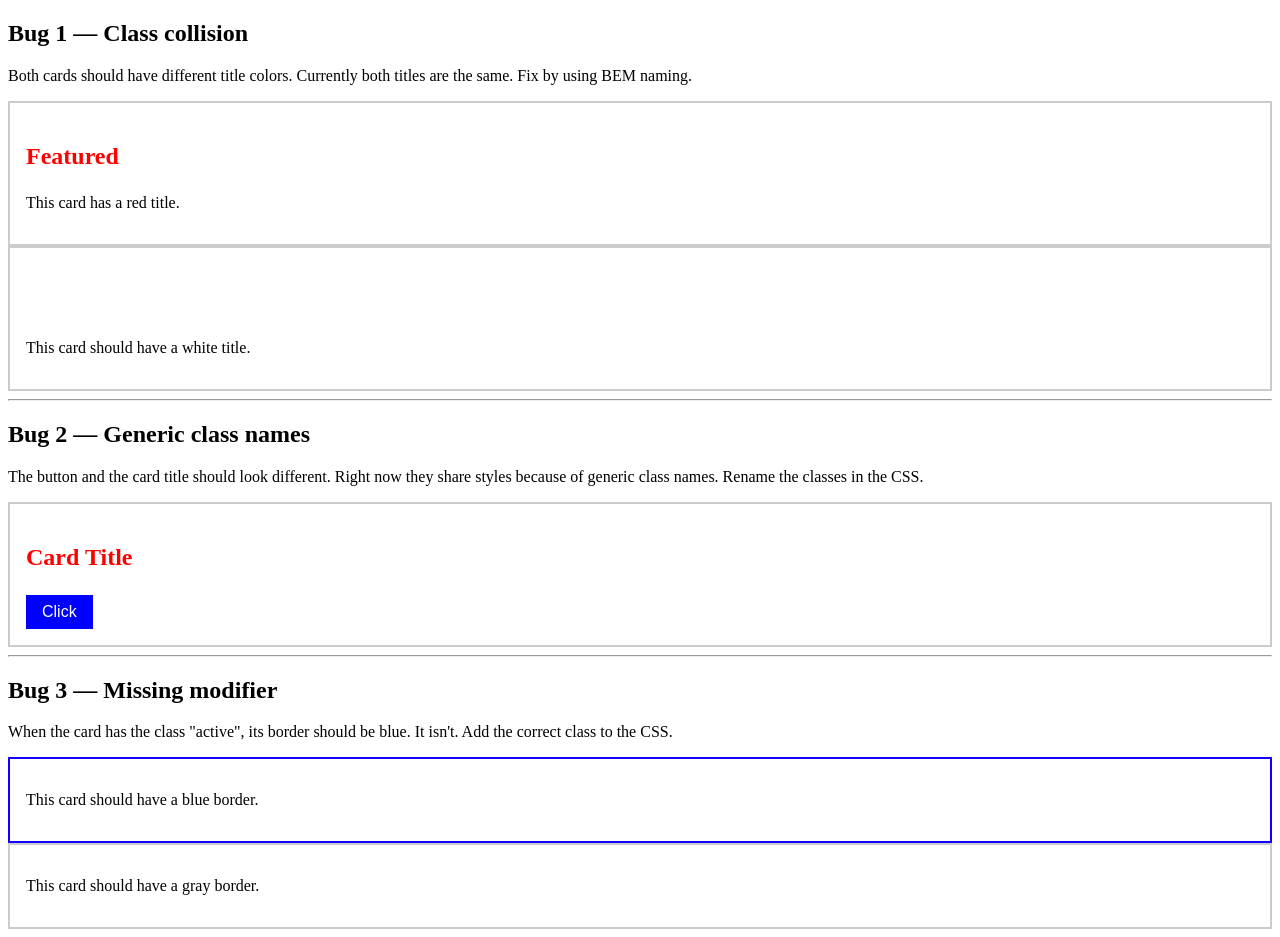
<file: exercises/module-03-bem/exercise-bem.html>
<!DOCTYPE html>
<html lang="en">
<head>
  <meta charset="UTF-8">
  <meta name="viewport" content="width=device-width, initial-scale=1.0">
  <title>Debug — BEM</title>
  <link rel="stylesheet" href="exercise-bem.css">
</head>
<body>

  <section class="exercise">
    <h2>Bug 1 — Class collision</h2>
    <p>Both cards should have different title colors. Currently both titles are the same. Fix by using BEM naming.</p>

    <div class="card">
      <h3 class="card__title">Featured</h3>
      <p class="card__text">This card has a red title.</p>
    </div>

    <div class="card card--dark">
      <h3 class="card__title">Standard</h3>
      <p class="card__text">This card should have a white title.</p>
    </div>
  </section>

  <hr>

  <section class="exercise">
    <h2>Bug 2 — Generic class names</h2>
    <p>The button and the card title should look different. Right now they share styles because of generic class names. Rename the classes in the CSS.</p>

    <div class="card">
      <h3 class="card__title">Card Title</h3>
      <button class="card__btn">Click</button>
    </div>
  </section>

  <hr>

  <section class="exercise">
    <h2>Bug 3 — Missing modifier</h2>
    <p>When the card has the class "active", its border should be blue. It isn't. Add the correct class to the CSS.</p>

    <div class="card card--active">
      <p>This card should have a blue border.</p>
    </div>
    <div class="card">
      <p>This card should have a gray border.</p>
    </div>
  </section>

</body>
</html>
</file>
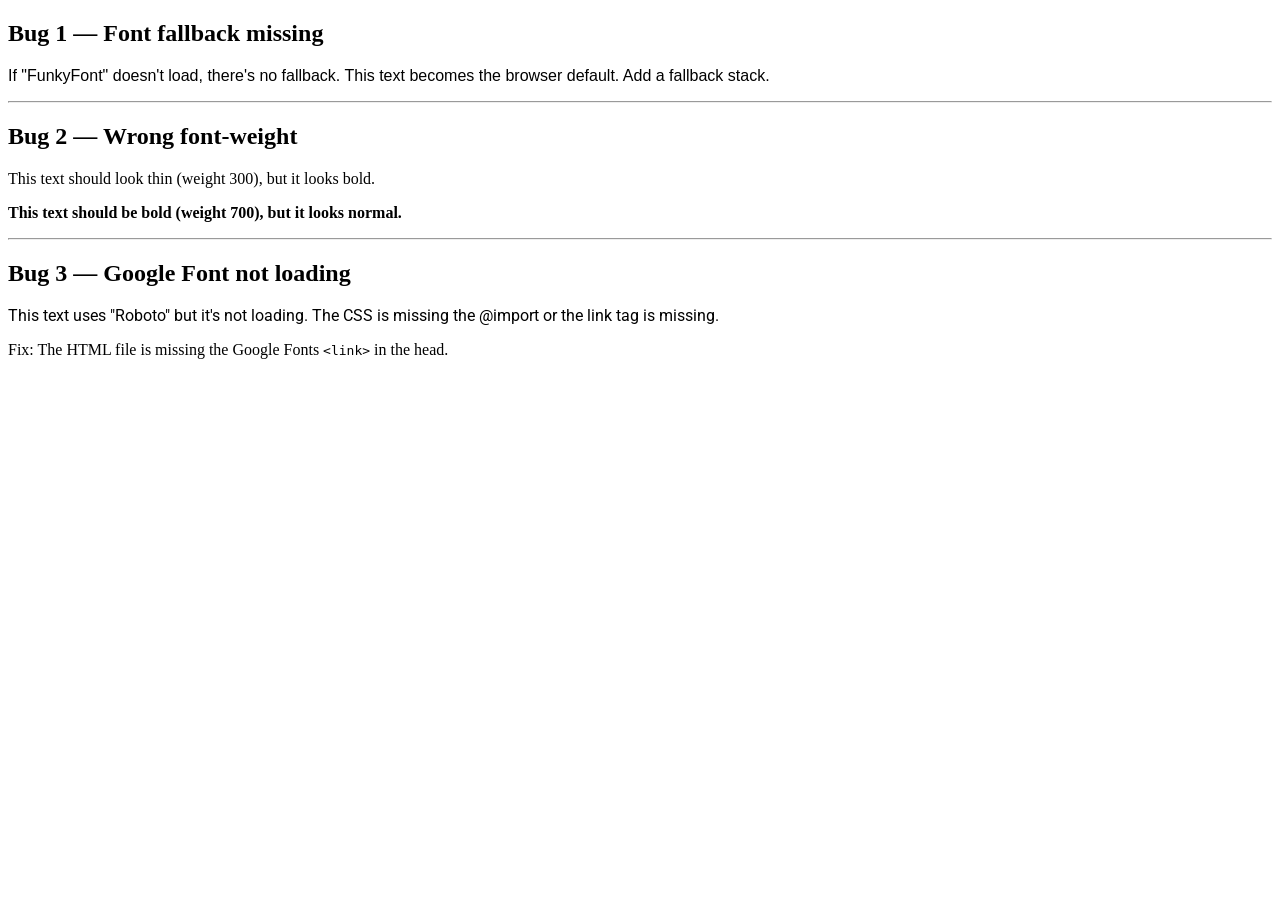
<file: exercises/module-04-typography/exercise-font.html>
<!DOCTYPE html>
<html lang="en">
<head>
  <meta charset="UTF-8">
  <meta name="viewport" content="width=device-width, initial-scale=1.0">
  <title>Debug — Typography</title>
  <link rel="stylesheet" href="exercise-font.css">
  <link href="https://fonts.googleapis.com/css2?family=Roboto:wght@400;700&display=swap" rel="stylesheet">
</head>
  <body>

  <section class="exercise">
    <h2>Bug 1 — Font fallback missing</h2>
    <p class="fancy">If "FunkyFont" doesn't load, there's no fallback. This text becomes the browser default. Add a fallback stack.</p>
  </section>

  <hr>

  <section class="exercise">
    <h2>Bug 2 — Wrong font-weight</h2>
    <p class="thin">This text should look thin (weight 300), but it looks bold.</p>
    <p class="bold">This text should be bold (weight 700), but it looks normal.</p>
  </section>

  <hr>

  <section class="exercise">
    <h2>Bug 3 — Google Font not loading</h2>
    <p class="google-font">This text uses "Roboto" but it's not loading. The CSS is missing the @import or the link tag is missing.</p>
    <p>Fix: The HTML file is missing the Google Fonts <code>&lt;link&gt;</code> in the head.</p>
  </section>

</body>
</html>
</file>
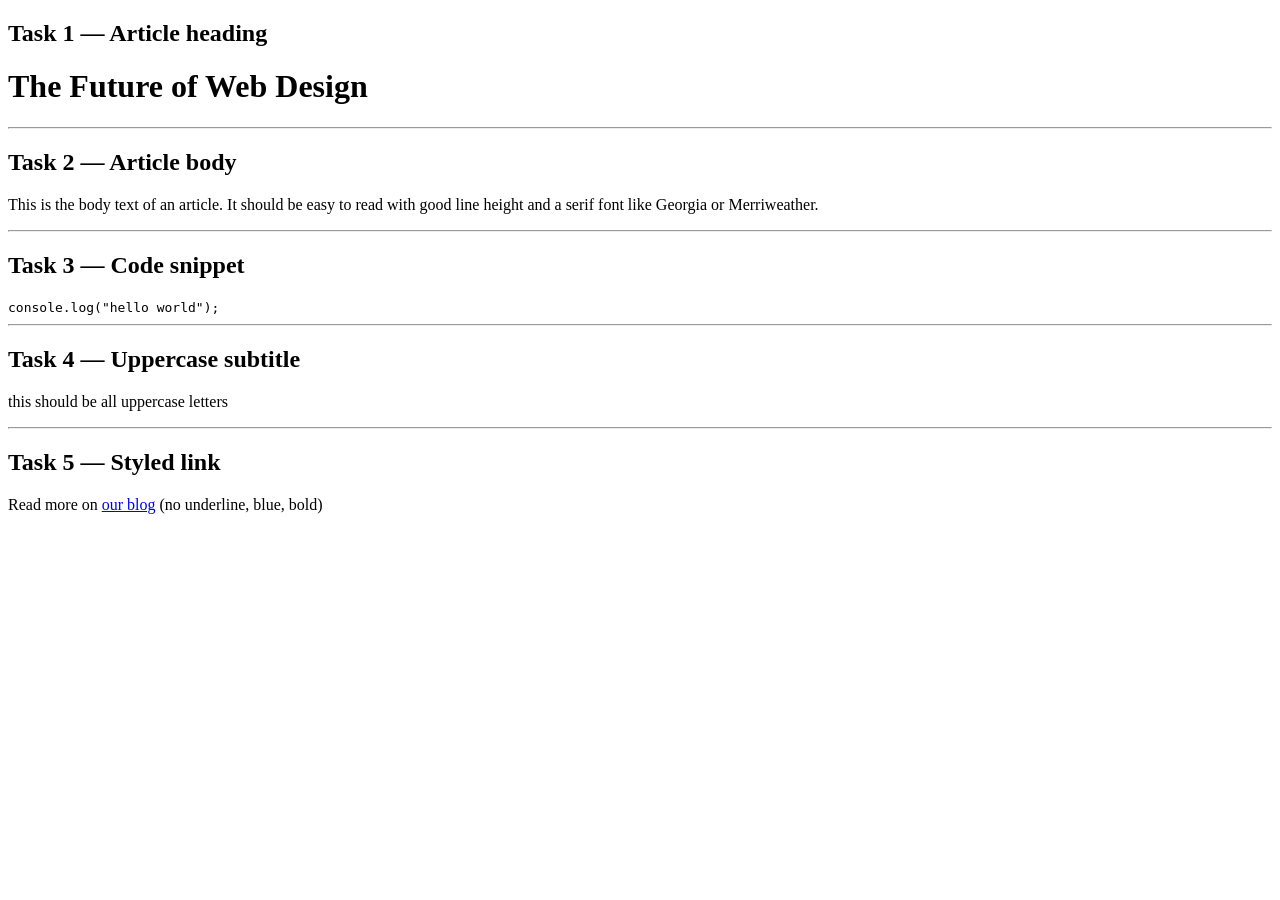
<file: exercises/module-04-typography/partial-typography.html>
<!DOCTYPE html>
<html lang="en">
<head>
  <meta charset="UTF-8">
  <meta name="viewport" content="width=device-width, initial-scale=1.0">
  <title>Partial — Typography</title>
  <link href="https://fonts.googleapis.com/css2?family=Merriweather:wght@400;700&family=Fira+Code&display=swap" rel="stylesheet">
  <link rel="stylesheet" href="partial-typography.css">
</head>
<body>

  <h2>Task 1 — Article heading</h2>
  <h1 class="article-title">The Future of Web Design</h1>

  <hr>

  <h2>Task 2 — Article body</h2>
  <p class="article-body">This is the body text of an article. It should be easy to read with good line height and a serif font like Georgia or Merriweather.</p>

  <hr>

  <h2>Task 3 — Code snippet</h2>
  <code class="code-snip">console.log("hello world");</code>

  <hr>

  <h2>Task 4 — Uppercase subtitle</h2>
  <p class="subtitle">this should be all uppercase letters</p>

  <hr>

  <h2>Task 5 — Styled link</h2>
  <p>Read more on <a href="#" class="read-more">our blog</a> (no underline, blue, bold)</p>

</body>
</html>
</file>
<file: boxmodel/css.css>
div{
    padding: 32px 64px 18px;
    box-sizing: border-box;
    border: 1cm plum solid;
    margin: 0 auto;
    border-radius: 50px;
}
*{
    padding: 0px;
    margin: 0px;
    box-sizing: border-box;
}
</file>
<file: exercises/capstone-restaurant/style.css>
/* ============================================
   🏆 CAPSTONE — RESTAURANT MENU
   Write ALL CSS from scratch.
   
   The HTML is complete with BEM naming.
   Your job: style everything.

   REQUIREMENTS:
   1. CSS Reset (* { box-sizing: border-box; margin: 0; padding: 0; })
   2. body — font-family sans-serif, background #faf8f5, color #333
   3. .header — text-align center, padding 60px 20px 40px, background #2d3436, color white
      .header__title — font-size 2.5rem, letter-spacing 1px
      .header__subtitle — font-style italic, color #b2bec3, margin-top 8px
   
   4. .nav — display flex, justify-content center, gap 24px, padding 16px, 
      position sticky, top 0, background white, box-shadow, z-index 10
      .nav__link — text-decoration none, color #555, font-weight 600
      .nav__link:hover — color #e17055
   
   5. .menu — max-width 900px, margin auto, padding 40px 20px
      .menu__heading — font-size 1.8rem, margin-bottom 24px, border-bottom 2px solid #e17055, 
      padding-bottom 8px
      .menu__grid — display flex, flex-wrap wrap, gap 24px, justify-content center
   
   6. .menu-item — flex 1 1 260px, border 1px solid #e0e0e0, border-radius 8px, 
      padding 24px, background white, position relative
      .menu-item:hover — box-shadow 0 4px 16px rgba(0,0,0,0.1), translateY -4px, 
      transition all 0.2s ease
      .menu-item__name — font-size 1.2rem, margin-bottom 8px
      .menu-item__desc — color #777, font-size 0.9rem, line-height 1.5, margin-bottom 12px
      .menu-item__price — font-weight bold, color #e17055, font-size 1.1rem
      .menu-item__badge — position absolute, top 8px, right 8px, background #e17055, 
      color white, padding 4px 10px, font-size 0.75rem, border-radius 4px, font-weight bold
      .menu-item__badge--sold — background #636e72
   
   7. .footer — text-align center, padding 32px, background #2d3436, color white, margin-top 40px
      .footer__text — font-size 0.9rem, color #b2bec3
   
   8. RESPONSIVE:
      At max-width: 600px, make .menu__grid flex-direction column
      At max-width: 600px, reduce .header padding
   ============================================ */
</file>
<file: test/exercise.css>
.navbar {
    display: flex;                /* จับทุกอย่างมาเรียงแถวแนวนอน */
    justify-content: space-between; /* ดันซ้ายสุด ขวาสุด ตรงกลางกระจายตัว */
    align-items: center;          /* จัดทุกอย่างให้อยู่กึ่งกลางแนวตั้ง */
    padding: 15px 40px;           /* เว้นขอบบน-ล่าง และซ้าย-ขวา */
    background-color: #af0808;    /* พื้นหลังสีขาวสะอาดตา */
    border-bottom: 1px solid #ffffff; /* ขีดเส้นใต้บางๆ คั่นระหว่างเมนูและเนื้อหา */
    position: sticky;             /* ทำให้ Navbar เกาะติดอยู่ด้านบนสุดเวลาเลื่อนหน้าเว็บ */
    top: 0;
    z-index: 1000;                /* ให้อยู่ชั้นบนสุดไม่ให้มีอะไรมาบัง */
}

/* 1. แต่งโลโก้ */
.navbar .logo {
    font-size: 24px;
    font-weight: 900;
    letter-spacing: -1px;
    color: #111111;
}

/* 2. แต่งกลุ่มเมนูตรงกลาง (<nav>) */
.navbar nav {
    display: flex;
    gap: 30px;                    /* ระยะห่างระหว่างแต่ละเมนู */
}

.navbar nav a {
    text-decoration: none;        /* เอาเส้นใต้ลิงก์ออก */
    color: #111111;
    font-weight: 600;
    font-size: 15px;
    transition: color 0.2s;
}

.navbar nav a:hover {
    color: #777777;               /* เปลี่ยนเป็นสีเทาเวลาเอาเมาส์ชี้ */
}

/* 3. แต่งกล่องฝั่งขวา (ช่องค้นหา + ปุ่มตะกร้า) */
.navbar .nav-icons {
    display: flex;
    align-items: center;
    gap: 15px;                    /* ระยะห่างระหว่างช่องค้นหากับปุ่มตะกร้า */
}

/* แต่งช่องพิมพ์ค้นหา */
.navbar input[type="text"] {
    padding: 8px 15px;
    border-radius: 20px;          /* ทำขอบโค้งมนสไตล์สปอร์ต */
    border: 1px solid #ccc;
    outline: none;
    font-size: 14px;
    background-color: #f5f5f5;    /* พื้นหลังเทาอ่อนๆ */
    transition: border-color 0.2s;
}

.navbar input[type="text"]:focus {
    border-color: #111111;        /* เปลี่ยนสีขอบเข้มขึ้นเวลาคลิกพิมพ์ */
    background-color: #ffffff;
}

/* แต่งปุ่มตะกร้าสินค้า */
.navbar .cart-btn {
    padding: 8px 18px;
    background-color: #111111;    /* ปุ่มสีดำเข้ม */
    color: #ffffff;               /* ตัวหนังสือสีขาว */
    border: none;
    border-radius: 20px;
    font-weight: bold;
    cursor: pointer;
    transition: background-color 0.2s, transform 0.2s;
}

.navbar .cart-btn:hover {
    background-color: #333333;    /* สีอ่อนลงนิดนึงเวลาเอาเมาส์ชี้ Hover=ผู้ใช้งานเลื่อนเคอร์เซอร์เมาส์ไปวางทับองค์ประกอบต่างๆ บนหน้าจอเช่น ปุ่ม, ลิงก์, หรือรูปภาพโดยไม่ต้องคลิก แต่ตอนเอาเม้าส์ไปวางปุ่มมีการตอบสนองเช่นปุ่มเปลี่ยนสี,ปุ่มนูนขึ้น,ภาพขยายใหญ่ขึ้น*/ 
    transform: scale(1.05);       /* ขยายใหญ่ขึ้นเบาๆ */
}

.hero {
    position: relative; /* สำคัญ: ให้ลูกๆ อ้างอิงตำแหน่งจากกล่องนี้ */
    width: 100%;
    height: 100vh;      /* ความสูงเต็มจอ */
    overflow: hidden;
    display: flex;
}
.hero img { 
    width: 50%;         /* ถ้ามี 2 รูป แบ่งกันคนละครึ่งจอซ้าย-ขวา */
    height: 100%;
    object-fit: cover;  /* ดึงรูปให้เต็มพื้นที่โดยไม่บิดเบี้ยว */
}
.hero-content {
    position: absolute;  /* สำคัญ: สั่งให้ลอยตัวเหนือรูปภาพ */
    top: 50%;            /* อยู่กึ่งกลางแนวตั้ง */
    left: 50%;           /* อยู่กึ่งกลางแนวนอน */
    transform: translate(-50%, -50%); /* ดึงกลับมาตรงกลางเป๊ะๆ */
    text-align: center;
    color: #ffffff;      /* ตัวหนังสือสีขาว */
    z-index: 10;         /* ให้อยู่ชั้นบนสุด */
}
.hero-content h1 {
    font-size: 64px;
    font-weight: 900;
    margin-bottom: 10px;
    text-shadow: 0 2px 6px rgba(0,0,0,0.6); /* ใส่เงาให้อ่านง่ายขึ้นบนรูป */
}
.hero-content p {
    font-size: 18px;
    margin-bottom: 20px;
    text-shadow: 0 1px 4px rgba(0,0,0,0.6);
}


.hero-content button:hover {
    background-color: #e5e5e5;
    transform: scale(1.05); /* ลูกเล่น Pseudo-class :hover ขยายปุ่มเบาๆ */
}

/* --- ส่วนรายการสินค้า --- */
.product-section {
    padding: 60px 20px;
}

.section-title {
    font-size: 28px;
    font-weight: 900;
    margin-bottom: 30px;
    color: #111;
}

/* ใช้ Flexbox จัดเรียงสินค้าให้อยู่แถวเดียวกัน */
.product-grid {
    display: flex;
    gap: 20px;
}

.product-card {
    flex: 1;
    background: #ffffff;
    border-radius: 10px;
    overflow: hidden;
    box-shadow: 0 4px 10px rgba(0,0,0,0.05);
    transition: transform 0.3s ease;
}

/* Pseudo-class :hover ให้การ์ดลอยขึ้นเวลาเอาเมาส์ชี้ */
.product-card:hover {
    transform: translateY(-8px);
}

.product-card img {
    width: 80%;                  /* ปรับขนาดรูปให้ไม่เต็มขอบเกินไป (หรือปรับตามชอบ เช่น 70%, 200px) */
    height: 200px;               /* กำหนดความสูงของรูปให้เท่ากันทุกใบ */
    object-fit: contain;         /* ป้องกันรูปเบี้ยว ช่วยจัดสัดส่วนให้อยู่ในกรอบสวยๆ */
    display: block;              /* เป็นการแปลงสภาพให้รูปกลายเป็นบล็อกให้แยกตัวออกมา เพื่อทำให้คำสั่งจัดระยะขอบทำงานได้*/
    margin-left: auto;
    margin-right: auto;
    margin-top: 20px;
}

.product-info {
    padding: 20px;
}

.product-info h3 {
    font-size: 30px;
    font-weight: bold;
    margin-bottom: 5px;
}

.price {
    color: #0f0d0d;
    font-size: 15px;
    margin-bottom: 15px;
}

.buy-btn {
    width: 100%;
    padding: 10px;
    background-color: #a976c7;
    color: #6cee68;
    border: none;
    border-radius: 20px;
    font-weight: bold;
    cursor: pointer;
    transition: background-color 0.2s;
}

/* Pseudo-class :hover เปลี่ยนสีปุ่มซื้อ */
.buy-btn:hover {
    background-color: #68a4d4;
}

/* --- ส่วนติดต่อเรา (Contact Us) --- */
.contact-section {
    padding: 60px 20px;
    background-color: #f5f5f5;
    border-radius: 12px;
    margin-bottom: 60px;
}

.contact-desc {
    color: #666;
    margin-bottom: 20px;
}

.contact-form {
    display: flex;
    flex-direction: column;
    gap: 15px;
    max-width: 600px;
}

.contact-form input,
.contact-form textarea {
    padding: 12px 15px;
    border: 1px solid #ccc;
    border-radius: 8px;
    font-size: 14px;
    outline: none;
    background-color: #fff;
    transition: border-color 0.2s;
}

/* Pseudo-class :focus ตอนคลิกพิมพ์ฟอร์ม */
.contact-form input:focus,
.contact-form textarea:focus {
    border-color: #111;
}

.send-btn {
    padding: 12px;
    background-color: #111;
    color: #fff;
    border: none;
    border-radius: 8px;
    font-weight: bold;
    cursor: pointer;
    transition: background-color 0.2s;
}

.send-btn:hover {
    background-color: #333;
}

/* Footer ท้ายเว็บ */
footer {
    text-align: center;
    padding: 30px;
    color: #888;
    font-size: 14px;
    border-top: 1px solid #e5e5e5;
}



/* --- รองรับขนาดหน้าจอของโทรศัพท์ Responsive=เขียนโค้ดเพื่อให้หน้าตาเว็บหรือแอป ปรับเปลี่ยนขนาดและจัดวางเลย์เอาต์ได้อัตโนมัติ ให้พอดีกับหน้าจอทุกขนาด --- */
@media screen and (max-width: 768px) {
  
  /* .navbar=เลือก Elementที่มี class="navbar" */
  .navbar {
    padding: 15px 20px;     /* padding= ช่องว่างระหว่างของกล่องกับเนื้อหาข้างใน, padding:แนวตั้ง แนวนอน หรือ บน-ล่าง ซ้าย-ขวา บน+ล่าง 15px; ซ้าย+ขวา 20px; */
  }
  
  .navbar nav {
    display: none; /* ซ่อนเมนูหลักชั่วคราว หรือปรับให้กระชับบนมือถือ */
  }

  /* 2. Hero Banner บนมือถือ: ปรับรูปภาพให้อยู่แนวตั้ง ไม่ให้เบียดกัน */
  .hero {
    flex-direction: column; /* เปลี่ยนจากเรียงซ้าย-ขวา เป็น บน-ลงล่าง */
    height: auto;
  }

  .hero img {
    width: 100%; /* ให้รูปขยายเต็มความกว้างจอ มือถือ */
    height: 300px;
  }

  /* 3. ส่วนการ์ดสินค้า: ให้เรียงแถวเดี่ยว (บน-ล่าง) บนมือถือ */
  .category-grid {
    flex-direction: column;
  }

  .category-card {
    height: 300px; /* ลดความสูงการ์ดลงนิดนึงบนมือถือ */
  }
}
</file>
<file: exercises/module-01-selectors/exercise-specificity.css>
/* ============================================
   DEBUG — SPECIFICITY
   Three CSS bugs for you to fix.
   Rules: Do NOT modify the HTML file.
   ============================================ */


/* --- Bug 1 ---
   Goal: The paragraph with class "highlight" should be red.
   Problem: It's blue right now.
   Fix: remove the extra specificity from the first selector.
*/

.highlight {
  color: blue;
}

p.highlight {
  color: red;
}


/* --- Bug 2 ---
   Goal: The paragraph with id="special" inside .card should be green.
   Problem: A more specific selector is overriding #special.
   Fix: remove the extra specificity from the first selector.
*/

#special {
  color: black;
}

#special {
  color: rgb(10, 216, 78);
}


/* --- Bug 3 ---
   Goal: The button text should be white on the blue background.
   Current: Button has color: black.
   Add ONE new rule to .btn below to make text white.
   Do not remove the existing color rule.
*/

.btn {
  color: black;
  color: white;
  background: #1d77d1;
  padding: 12px 24px;
  border: none;
  border-radius: 6px;
  font-size: 1rem;
}
</file>
<file: exercises/module-01-selectors/partial-selectors.css>
/* ============================================
   PARTIAL — SELECTORS
   Replace each _____ with the correct selector.
   ============================================ */


/* Task 1 — Select all h2 elements */
h2{
  color: navy;
}


/* Task 2 — Select the element with id="hero" */
#hero {
  background: lightblue;
  padding: 40px;
}


/* Task 3 — Select ALL elements with class="feature" */
.feature{
  border-left: 4px solid gold;
  padding-left: 12px;
}


/* Task 4 — Select only <p> tags that have class="feature" */
p.feature {
  font-weight: bold;
}


/* Task 5 — Select only the second <li> in every <ul> */
 CSS
ul > li:nth-child(2){
  color: orange;
}
</file>
<file: exercises/module-01-selectors/scratch-style-article.css>
/* ============================================
   SCRATCH — STYLE AN ARTICLE
   Write all CSS from scratch.
   
   TASKS:
   1. h1 — deep purple, centered text
   2. Element with id="author" — italic, gray color
   3. All paragraphs inside .content — line-height of 1.8
   4. All span elements with class="highlight" — bold, yellow background
   5. First letter of every paragraph — 2x font size, red
   ============================================ */
</file>
<file: exercises/module-02-combinators/exercise-combinators.css>
/* ============================================
   DEBUG — COMBINATORS & PSEUDO-CLASSES
   Fix the CSS. Do NOT modify the HTML file.
   ============================================ */


/* --- Bug 1 ---
   Goal: Only top-level li items should be bold.
   Current: ALL li items including nested ones are bold.
   Fix the descendant selector to use a child selector instead.
*/

.nav li {
  font-weight: bold;
}


/* --- Bug 2 ---
   Goal: The first paragraph AFTER each h3 should be italic.
   Current: Something is wrong — all or none are italic.
   Fix the selector.
*/

h3 p {
  font-style: italic;
}


/* --- Bug 3 ---
   Goal: Hovering the button should turn its background red.
   Current: Nothing happens on hover.
   Fix the selector.
*/

.btn-hover hover {
  background: red;
  color: white;
}
</file>
<file: exercises/module-02-combinators/partial-pseudo.css>
/* ============================================
   PARTIAL — PSEUDO-CLASSES
   Replace each _____ with the correct selector.
   ============================================ */


/* Task 1 — All <a> links should turn orange when hovered */
_____ {
  color: orange;
}


/* Task 2 — The last <p> inside .list should have margin-bottom: 0 */
.list _____ {
  margin-bottom: 0;
}


/* Task 3 — Odd <tr> rows should have background: #f5f5f5 */
_____ {
  background: #f5f5f5;
}


/* Task 4 — All <p> elements that are siblings of (follow) an <h2> should have margin-left: 20px */
_____ {
  margin-left: 20px;
}
</file>
<file: exercises/module-03-bem/exercise-bem.css>
/* ============================================
   DEBUG — BEM
   Fix the naming and selector issues.
   Do NOT modify the HTML file.
   ============================================ */


/* --- Bug 1 ---
   Goal: .card--dark .card__title should be white.
   Current: Both titles have the same color.
   The selector .card--dark.card__title targets a single element with both
   classes, but card--dark and card__title are on different elements.
   Fix: add the missing descendant combinator (space).
*/

.card__title {
  color: red;
}

.card--dark .card__title {
  color: white;
}


/* --- Bug 2 ---
   Goal: The heading and button should be styled with BEM names.
   Current: The CSS selectors don't match the HTML classes at all
   (HTML uses card__title and card__btn).
   Fix: rename these generic selectors to match the BEM classes.
*/

.card__title {
  font-size: 1.5rem;
  font-weight: bold;
}

.card__btn {
  font-size: 1rem;
  padding: 8px 16px;
  background: blue;
  color: white;
  border: none;
}


/* --- Bug 3 ---
   Goal: .card--active should add a blue border.
   Current: The border doesn't show up.
   The selector for the modifier is missing. Add it.
*/

.card {
  border: 2px solid #ccc;
  padding: 16px;
}
.card--active {
  border: 2px solid #1100ff;
  padding: 16px;
}
</file>
<file: exercises/module-04-typography/exercise-font.css>
@import url('https://fonts.googleapis.com/css2?family=Roboto:ital,wght@0,100..900;1,100..900&display=swap');

/* ============================================
   DEBUG — TYPOGRAPHY
   Fix the font issues. Do NOT modify the HTML file.
   ============================================ */


/* --- Bug 1 ---
   Goal: If "FunkyFont" doesn't load, fall back to a sans-serif system font.
   Current: No fallback at all.
   Fix the font-family value to include a fallback.
*/

.fancy {
  font-family: "FunkyFont",sans-serif ;
}


/* --- Bug 2 ---
   Goal: .thin should be weight 300, .bold should be weight 700.
   Current: The values below are wrong.
   Fix the font-weight values.
*/

.thin {
  font-weight: 300;
}

.bold {
  font-weight: 700;
}


/* --- Bug 3 ---
   The HTML file is missing the Google Fonts <link> tag.
   Open the HTML file and add the correct <link> from Google Fonts
   to load "Roboto" at weights 400 and 700.
*/
.google-font {
    font-family: "Roboto", sans-serif;
}
</file>
<file: exercises/module-04-typography/partial-typography.css>
/* ============================================
   PARTIAL — TYPOGRAPHY
   Replace each _____ with the correct property and/or value.
   ============================================ */


/* Task 1 — Article heading: serif font, bold, 2.5rem, centered */
.article-title {
  _____: "Merriweather", Georgia, serif;
  _____: 700;
  _____: 2.5rem;
  _____: center;
}


/* Task 2 — Article body: font-size 1.125rem, line-height 1.8, color #333 */
.article-body {
  _____: 1.125rem;
  _____: 1.8;
  _____: #333;
}


/* Task 3 — Code snippet: monospace font, background #f4f4f4, padding 4px 8px */
.code-snip {
  _____: "Fira Code", "Courier New", monospace;
  _____: #f4f4f4;
  _____: 4px 8px;
}


/* Task 4 — Subtitle: all uppercase, letter-spacing 2px, gray */
.subtitle {
  _____: uppercase;
  _____: 2px;
  _____: #777;
}


/* Task 5 — Read more link: no underline, blue, bold */
.read-more {
  _____: none;
  _____: blue;
  _____: bold;
}
</file>
